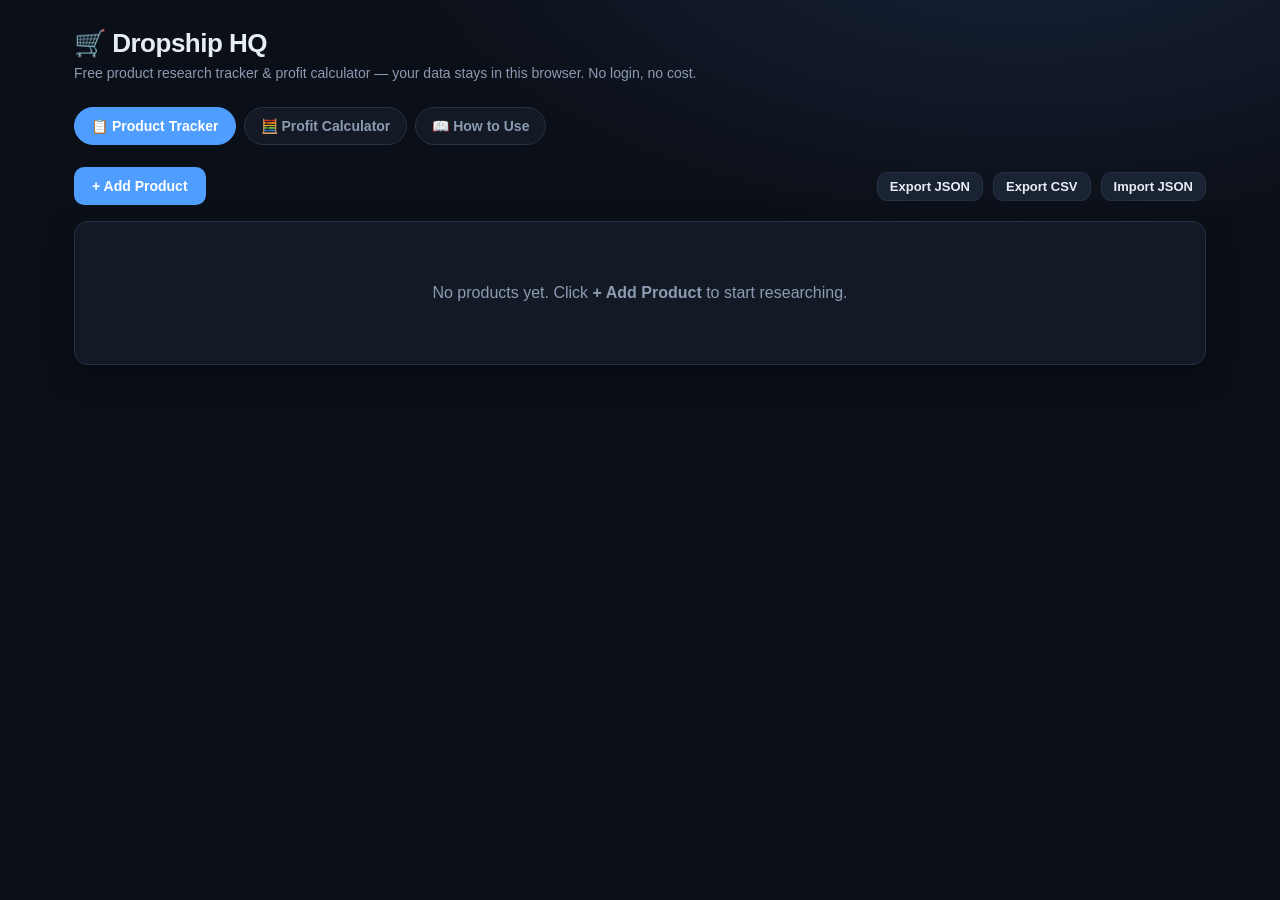
<file: index.html>
<!DOCTYPE html>
<html lang="en">
<head>
<meta charset="UTF-8" />
<meta name="viewport" content="width=device-width, initial-scale=1.0" />
<title>Dropship HQ — Research Tracker & Profit Calculator</title>
<style>
  :root {
    --bg: #0b0f17;
    --panel: #131a26;
    --panel-2: #1a2333;
    --border: #263143;
    --text: #e7edf5;
    --muted: #8c9bb2;
    --accent: #4f9dff;
    --accent-2: #22c55e;
    --danger: #ef4444;
    --warn: #f59e0b;
    --radius: 14px;
    --shadow: 0 10px 30px rgba(0,0,0,.35);
  }
  * { box-sizing: border-box; }
  body {
    margin: 0;
    font-family: -apple-system, BlinkMacSystemFont, "Segoe UI", Roboto, Helvetica, Arial, sans-serif;
    background: radial-gradient(1200px 600px at 80% -10%, #17233a 0%, var(--bg) 55%);
    color: var(--text);
    min-height: 100vh;
  }
  header {
    padding: 28px 24px 8px;
    max-width: 1180px;
    margin: 0 auto;
  }
  h1 { margin: 0; font-size: 26px; letter-spacing: -0.5px; }
  .sub { color: var(--muted); margin-top: 6px; font-size: 14px; }
  .tabs {
    display: flex; gap: 8px; max-width: 1180px; margin: 18px auto 0;
    padding: 0 24px; flex-wrap: wrap;
  }
  .tab {
    background: var(--panel); border: 1px solid var(--border); color: var(--muted);
    padding: 10px 16px; border-radius: 999px; cursor: pointer; font-size: 14px; font-weight: 600;
    transition: .15s;
  }
  .tab:hover { color: var(--text); }
  .tab.active { background: var(--accent); border-color: var(--accent); color: #fff; }
  main { max-width: 1180px; margin: 0 auto; padding: 22px 24px 80px; }
  .view { display: none; }
  .view.active { display: block; }
  .card {
    background: var(--panel); border: 1px solid var(--border); border-radius: var(--radius);
    padding: 22px; box-shadow: var(--shadow);
  }
  .grid { display: grid; gap: 18px; }
  @media (min-width: 860px) { .calc-grid { grid-template-columns: 1fr 1fr; } }
  label { display: block; font-size: 13px; color: var(--muted); margin: 0 0 6px; font-weight: 600; }
  input, select, textarea {
    width: 100%; background: var(--panel-2); border: 1px solid var(--border);
    color: var(--text); border-radius: 10px; padding: 11px 12px; font-size: 15px; outline: none;
  }
  input:focus, select:focus, textarea:focus { border-color: var(--accent); }
  .field { margin-bottom: 14px; }
  .row { display: grid; grid-template-columns: 1fr 1fr; gap: 12px; }
  h2 { font-size: 18px; margin: 0 0 16px; }
  .results { display: grid; gap: 12px; }
  .stat {
    display: flex; justify-content: space-between; align-items: center;
    background: var(--panel-2); border: 1px solid var(--border); border-radius: 12px; padding: 14px 16px;
  }
  .stat .k { color: var(--muted); font-size: 13px; }
  .stat .v { font-size: 20px; font-weight: 700; }
  .verdict { border-radius: 12px; padding: 16px; font-weight: 700; text-align: center; font-size: 16px; }
  .verdict.good { background: rgba(34,197,94,.12); color: var(--accent-2); border: 1px solid rgba(34,197,94,.35); }
  .verdict.ok   { background: rgba(245,158,11,.12); color: var(--warn); border: 1px solid rgba(245,158,11,.35); }
  .verdict.bad  { background: rgba(239,68,68,.12); color: var(--danger); border: 1px solid rgba(239,68,68,.35); }
  .btn {
    background: var(--accent); color: #fff; border: none; padding: 11px 18px; border-radius: 10px;
    font-size: 14px; font-weight: 700; cursor: pointer; transition: .15s;
  }
  .btn:hover { filter: brightness(1.08); }
  .btn.secondary { background: var(--panel-2); border: 1px solid var(--border); color: var(--text); }
  .btn.danger { background: transparent; border: 1px solid var(--danger); color: var(--danger); }
  .btn.sm { padding: 6px 12px; font-size: 13px; }
  .toolbar { display: flex; gap: 10px; flex-wrap: wrap; margin-bottom: 16px; align-items: center; }
  .spacer { flex: 1; }
  table { width: 100%; border-collapse: collapse; font-size: 14px; }
  th, td { text-align: left; padding: 10px 10px; border-bottom: 1px solid var(--border); }
  th { color: var(--muted); font-size: 12px; text-transform: uppercase; letter-spacing: .5px; }
  tr:hover td { background: rgba(255,255,255,.02); }
  .score-badge { font-weight: 800; padding: 4px 10px; border-radius: 999px; font-size: 13px; }
  .pill { font-size: 12px; padding: 3px 9px; border-radius: 999px; border: 1px solid var(--border); color: var(--muted); }
  .link { color: var(--accent); text-decoration: none; }
  .empty { text-align: center; color: var(--muted); padding: 40px 20px; }
  dialog {
    border: 1px solid var(--border); background: var(--panel); color: var(--text);
    border-radius: var(--radius); padding: 0; width: min(560px, 92vw); box-shadow: var(--shadow);
  }
  dialog::backdrop { background: rgba(0,0,0,.6); backdrop-filter: blur(2px); }
  .dlg-head { padding: 18px 22px; border-bottom: 1px solid var(--border); font-weight: 700; font-size: 17px; }
  .dlg-body { padding: 20px 22px; max-height: 70vh; overflow: auto; }
  .dlg-foot { padding: 16px 22px; border-top: 1px solid var(--border); display: flex; gap: 10px; justify-content: flex-end; }
  .hint { font-size: 12px; color: var(--muted); margin-top: 4px; }
  .slider-row { display: grid; grid-template-columns: 1fr 44px; align-items: center; gap: 10px; margin-bottom: 12px; }
  .slider-row .val { text-align: center; font-weight: 700; background: var(--panel-2); border-radius: 8px; padding: 6px 0; }
  input[type=range] { accent-color: var(--accent); }
  .criteria-label { display:flex; justify-content:space-between; }
  .note { font-size: 13px; color: var(--muted); line-height: 1.6; }
  code { background: var(--panel-2); padding: 2px 6px; border-radius: 6px; font-size: 13px; }
</style>
</head>
<body>
<header>
  <h1>🛒 Dropship HQ</h1>
  <div class="sub">Free product research tracker &amp; profit calculator — your data stays in this browser. No login, no cost.</div>
</header>

<div class="tabs">
  <button class="tab active" data-view="tracker">📋 Product Tracker</button>
  <button class="tab" data-view="calc">🧮 Profit Calculator</button>
  <button class="tab" data-view="guide">📖 How to Use</button>
</div>

<main>
  <!-- TRACKER -->
  <section class="view active" id="tracker">
    <div class="toolbar">
      <button class="btn" id="addProduct">+ Add Product</button>
      <span class="spacer"></span>
      <button class="btn secondary sm" id="exportJson">Export JSON</button>
      <button class="btn secondary sm" id="exportCsv">Export CSV</button>
      <label class="btn secondary sm" style="margin:0;cursor:pointer;">Import JSON
        <input type="file" id="importJson" accept="application/json" style="display:none;">
      </label>
    </div>
    <div class="card">
      <table id="productTable">
        <thead>
          <tr>
            <th>Product</th>
            <th>Cost→Sell</th>
            <th>Margin</th>
            <th>Score</th>
            <th>Status</th>
            <th></th>
          </tr>
        </thead>
        <tbody id="productBody"></tbody>
      </table>
      <div class="empty" id="emptyState">No products yet. Click <b>+ Add Product</b> to start researching.</div>
    </div>
  </section>

  <!-- CALCULATOR -->
  <section class="view" id="calc">
    <div class="grid calc-grid">
      <div class="card">
        <h2>Inputs</h2>
        <div class="row">
          <div class="field"><label>Product cost ($)</label><input type="number" id="c_cost" value="8" step="0.01"></div>
          <div class="field"><label>Shipping cost ($)</label><input type="number" id="c_ship" value="0" step="0.01"></div>
        </div>
        <div class="field"><label>Selling price ($)</label><input type="number" id="c_price" value="26" step="0.01"></div>
        <div class="row">
          <div class="field"><label>Payment fees (%)</label><input type="number" id="c_fees" value="3" step="0.1"></div>
          <div class="field"><label>Est. ad cost / sale ($)</label><input type="number" id="c_ad" value="10" step="0.01"></div>
        </div>
        <div class="field"><label>Refund/return rate (%)</label><input type="number" id="c_refund" value="3" step="0.1"></div>
        <div class="hint">Tip: For organic (no-ads) selling, set ad cost to 0. Aim for a selling price of at least 3× your landed cost.</div>
      </div>
      <div class="card">
        <h2>Results</h2>
        <div class="results">
          <div class="verdict" id="c_verdict">—</div>
          <div class="stat"><span class="k">Landed cost (product + shipping)</span><span class="v" id="r_landed">—</span></div>
          <div class="stat"><span class="k">Markup multiple</span><span class="v" id="r_markup">—</span></div>
          <div class="stat"><span class="k">Profit / sale</span><span class="v" id="r_profit">—</span></div>
          <div class="stat"><span class="k">Profit margin</span><span class="v" id="r_margin">—</span></div>
          <div class="stat"><span class="k">Break-even ROAS (for ads)</span><span class="v" id="r_roas">—</span></div>
          <div class="stat"><span class="k">Sales needed for $1,000 profit</span><span class="v" id="r_target">—</span></div>
        </div>
      </div>
    </div>
  </section>

  <!-- GUIDE -->
  <section class="view" id="guide">
    <div class="card note" id="guideContent"></div>
  </section>
</main>

<!-- Product dialog -->
<dialog id="productDialog">
  <form method="dialog">
    <div class="dlg-head" id="dlgTitle">Add Product</div>
    <div class="dlg-body">
      <div class="field"><label>Product name</label><input id="p_name" placeholder="e.g. LED sunset projector lamp"></div>
      <div class="row">
        <div class="field"><label>Landed cost ($)</label><input type="number" id="p_cost" step="0.01" placeholder="8.00"></div>
        <div class="field"><label>Planned sell price ($)</label><input type="number" id="p_price" step="0.01" placeholder="26.00"></div>
      </div>
      <div class="field"><label>Supplier link</label><input id="p_link" placeholder="Supplier product URL"></div>
      <div class="field"><label>Status</label>
        <select id="p_status">
          <option>Researching</option>
          <option>Shortlisted</option>
          <option>Testing</option>
          <option>Winner</option>
          <option>Killed</option>
        </select>
      </div>

      <label style="margin-top:6px;">Scoring (drag each 0–10)</label>
      <div class="hint" style="margin-bottom:10px;">Higher = better. The overall score weights these to predict potential.</div>

      <div class="criteria-label"><label>🤯 Wow / scroll-stopping factor</label></div>
      <div class="slider-row"><input type="range" min="0" max="10" value="5" id="s_wow"><div class="val" id="v_wow">5</div></div>

      <div class="criteria-label"><label>🩹 Solves a real problem</label></div>
      <div class="slider-row"><input type="range" min="0" max="10" value="5" id="s_problem"><div class="val" id="v_problem">5</div></div>

      <div class="criteria-label"><label>💰 Profit margin potential</label></div>
      <div class="slider-row"><input type="range" min="0" max="10" value="5" id="s_margin"><div class="val" id="v_margin">5</div></div>

      <div class="criteria-label"><label>📦 Easy/cheap to ship (small, unbreakable)</label></div>
      <div class="slider-row"><input type="range" min="0" max="10" value="5" id="s_ship"><div class="val" id="v_ship">5</div></div>

      <div class="criteria-label"><label>🚫 Low saturation (not everywhere yet)</label></div>
      <div class="slider-row"><input type="range" min="0" max="10" value="5" id="s_sat"><div class="val" id="v_sat">5</div></div>

      <div class="criteria-label"><label>🏪 Not easily bought in local stores</label></div>
      <div class="slider-row"><input type="range" min="0" max="10" value="5" id="s_local"><div class="val" id="v_local">5</div></div>

      <div class="field" style="margin-top:8px;"><label>Notes</label><textarea id="p_notes" rows="3" placeholder="Angle, target audience, content idea, competitors..."></textarea></div>
    </div>
    <div class="dlg-foot">
      <button class="btn danger" value="cancel" type="submit">Cancel</button>
      <button class="btn" id="saveProduct" value="default" type="submit">Save</button>
    </div>
  </form>
</dialog>

<script>
const $ = (id) => document.getElementById(id);
const STORE_KEY = "dropship_hq_products_v1";

/* ---------- Tabs ---------- */
document.querySelectorAll(".tab").forEach(t => {
  t.addEventListener("click", () => {
    document.querySelectorAll(".tab").forEach(x => x.classList.remove("active"));
    document.querySelectorAll(".view").forEach(x => x.classList.remove("active"));
    t.classList.add("active");
    $(t.dataset.view).classList.add("active");
  });
});

/* ---------- Profit Calculator ---------- */
const calcInputs = ["c_cost","c_ship","c_price","c_fees","c_ad","c_refund"];
function money(n){ return (n<0?"-$":"$") + Math.abs(n).toFixed(2); }
function recalc(){
  const cost = +$("c_cost").value || 0;
  const ship = +$("c_ship").value || 0;
  const price = +$("c_price").value || 0;
  const fees = (+$("c_fees").value || 0)/100;
  const ad = +$("c_ad").value || 0;
  const refund = (+$("c_refund").value || 0)/100;

  const landed = cost + ship;
  const feeCost = price * fees;
  const refundCost = price * refund; // amortized loss from refunds
  const profit = price - landed - feeCost - ad - refundCost;
  const margin = price ? (profit / price) * 100 : 0;
  const markup = landed ? price / landed : 0;
  // Break-even ROAS = revenue / gross profit before ad spend
  const grossBeforeAds = price - landed - feeCost - refundCost;
  const beRoas = grossBeforeAds > 0 ? price / grossBeforeAds : 0;
  const salesFor1000 = profit > 0 ? Math.ceil(1000 / profit) : 0;

  $("r_landed").textContent = money(landed);
  $("r_markup").textContent = markup ? markup.toFixed(2) + "×" : "—";
  $("r_profit").textContent = money(profit);
  $("r_margin").textContent = margin.toFixed(1) + "%";
  $("r_roas").textContent = beRoas ? beRoas.toFixed(2) : "—";
  $("r_target").textContent = salesFor1000 ? salesFor1000.toLocaleString() : "not profitable";

  const v = $("c_verdict");
  if (profit <= 0) { v.className = "verdict bad"; v.textContent = "❌ Loses money — rework price or product"; }
  else if (markup >= 3 && margin >= 25) { v.className = "verdict good"; v.textContent = "✅ Strong economics — worth testing"; }
  else { v.className = "verdict ok"; v.textContent = "⚠️ Thin margins — push price up or cut costs"; }
}
calcInputs.forEach(id => $(id).addEventListener("input", recalc));
recalc();

/* ---------- Product Tracker ---------- */
let products = JSON.parse(localStorage.getItem(STORE_KEY) || "[]");
let editingId = null;

const WEIGHTS = { wow:2, problem:2, margin:2, ship:1.5, sat:1.5, local:1 }; // total 10
function overallScore(p){
  const max = Object.values(WEIGHTS).reduce((a,b)=>a+b,0)*10;
  let sum = 0;
  for (const k in WEIGHTS) sum += (p.scores[k]||0) * WEIGHTS[k];
  return Math.round((sum / max) * 100); // 0-100
}
function scoreColor(s){
  if (s >= 70) return "background:rgba(34,197,94,.15);color:#22c55e;";
  if (s >= 45) return "background:rgba(245,158,11,.15);color:#f59e0b;";
  return "background:rgba(239,68,68,.15);color:#ef4444;";
}
function statusColor(s){
  const map = { Winner:"#22c55e", Testing:"#4f9dff", Shortlisted:"#a78bfa", Researching:"#8c9bb2", Killed:"#ef4444" };
  return map[s] || "#8c9bb2";
}
function save(){ localStorage.setItem(STORE_KEY, JSON.stringify(products)); render(); }

function render(){
  const body = $("productBody");
  body.innerHTML = "";
  const sorted = [...products].sort((a,b)=>overallScore(b)-overallScore(a));
  $("emptyState").style.display = products.length ? "none" : "block";
  $("productTable").style.display = products.length ? "table" : "none";
  sorted.forEach(p => {
    const s = overallScore(p);
    const margin = p.price ? (((p.price - p.cost) / p.price) * 100).toFixed(0)+"%" : "—";
    const tr = document.createElement("tr");
    tr.innerHTML = `
      <td>
        <div style="font-weight:600;">${escapeHtml(p.name || "Untitled")}</div>
        ${p.link ? `<a class="link" href="${escapeAttr(p.link)}" target="_blank" rel="noopener">supplier ↗</a>` : ""}
      </td>
      <td>${p.cost!=null?"$"+(+p.cost).toFixed(2):"—"} → ${p.price!=null?"$"+(+p.price).toFixed(2):"—"}</td>
      <td>${margin}</td>
      <td><span class="score-badge" style="${scoreColor(s)}">${s}</span></td>
      <td><span class="pill" style="border-color:${statusColor(p.status)};color:${statusColor(p.status)}">${p.status}</span></td>
      <td style="text-align:right;white-space:nowrap;">
        <button class="btn secondary sm" data-edit="${p.id}">Edit</button>
        <button class="btn danger sm" data-del="${p.id}">✕</button>
      </td>`;
    body.appendChild(tr);
  });
  body.querySelectorAll("[data-edit]").forEach(b => b.onclick = () => openDialog(b.dataset.edit));
  body.querySelectorAll("[data-del]").forEach(b => b.onclick = () => {
    if (confirm("Delete this product?")) { products = products.filter(x=>x.id!=b.dataset.del); save(); }
  });
}
function escapeHtml(s){ return (s||"").replace(/[&<>]/g, c=>({ "&":"&amp;","<":"&lt;",">":"&gt;" }[c])); }
function escapeAttr(s){ return (s||"").replace(/"/g,"&quot;"); }

/* ----- Dialog ----- */
const dlg = $("productDialog");
const sliders = ["wow","problem","margin","ship","sat","local"];
sliders.forEach(k => {
  $("s_"+k).addEventListener("input", e => $("v_"+k).textContent = e.target.value);
});

function openDialog(id){
  editingId = id || null;
  $("dlgTitle").textContent = id ? "Edit Product" : "Add Product";
  const p = id ? products.find(x=>x.id==id) : null;
  $("p_name").value = p?.name || "";
  $("p_cost").value = p?.cost ?? "";
  $("p_price").value = p?.price ?? "";
  $("p_link").value = p?.link || "";
  $("p_status").value = p?.status || "Researching";
  $("p_notes").value = p?.notes || "";
  sliders.forEach(k => {
    const val = p?.scores?.[k] ?? 5;
    $("s_"+k).value = val; $("v_"+k).textContent = val;
  });
  dlg.showModal();
}

$("addProduct").onclick = () => openDialog(null);

$("saveProduct").addEventListener("click", (e) => {
  // Let form close naturally; save if not cancel
  const data = {
    id: editingId || (Date.now()+"-"+Math.random().toString(36).slice(2,7)),
    name: $("p_name").value.trim(),
    cost: $("p_cost").value === "" ? null : +$("p_cost").value,
    price: $("p_price").value === "" ? null : +$("p_price").value,
    link: $("p_link").value.trim(),
    status: $("p_status").value,
    notes: $("p_notes").value.trim(),
    scores: Object.fromEntries(sliders.map(k => [k, +$("s_"+k).value]))
  };
  if (!data.name) { data.name = "Untitled"; }
  if (editingId) products = products.map(x => x.id==editingId ? data : x);
  else products.push(data);
  setTimeout(save, 0);
});

/* ----- Import / Export ----- */
$("exportJson").onclick = () => download("dropship-products.json", JSON.stringify(products, null, 2));
$("exportCsv").onclick = () => {
  const cols = ["name","cost","price","status","link","notes","wow","problem","margin","ship","sat","local","score"];
  const rows = products.map(p => [
    p.name, p.cost, p.price, p.status, p.link, (p.notes||"").replace(/\n/g," "),
    p.scores.wow, p.scores.problem, p.scores.margin, p.scores.ship, p.scores.sat, p.scores.local,
    overallScore(p)
  ]);
  const csv = [cols, ...rows].map(r => r.map(csvCell).join(",")).join("\n");
  download("dropship-products.csv", csv);
};
function csvCell(v){ v = v==null?"":String(v); return /[",\n]/.test(v) ? '"'+v.replace(/"/g,'""')+'"' : v; }
function download(name, text){
  const blob = new Blob([text], {type:"text/plain"});
  const a = document.createElement("a");
  a.href = URL.createObjectURL(blob); a.download = name; a.click();
  URL.revokeObjectURL(a.href);
}
$("importJson").addEventListener("change", (e) => {
  const file = e.target.files[0]; if (!file) return;
  const reader = new FileReader();
  reader.onload = () => {
    try {
      const data = JSON.parse(reader.result);
      if (Array.isArray(data)) { products = data; save(); alert("Imported "+data.length+" products."); }
    } catch { alert("Invalid JSON file."); }
  };
  reader.readAsText(file);
});

/* ---------- Guide content ---------- */
$("guideContent").innerHTML = `
  <h2>Your no-budget playbook</h2>
  <p>You have <b>no ad budget</b>, so your strategy is <b>organic content-first selling</b>: you risk time, not money. Post short videos (TikTok/Reels/YouTube Shorts) of the product until one goes viral, then convert that attention into sales.</p>
  <h2>How to use this tool</h2>
  <ol style="line-height:1.9">
    <li><b>Find candidate products</b> — browse TikTok's <code>#tiktokmademebuyit</code>, AliExpress "best sellers", Amazon Movers &amp; Shakers. Look for products that are visual, solve a problem, and aren't in local shops.</li>
    <li><b>Add each to the Tracker</b> and score it honestly on the 6 criteria. The tool ranks them 0–100 for you.</li>
    <li><b>Check the Profit Calculator</b> — a product should sell for <b>at least 3× its landed cost</b> and clear <b>25%+ margin</b>. For organic, set ad cost to $0.</li>
    <li><b>Pick your top 1–3 scorers</b>, mark them <i>Testing</i>, and start posting content daily.</li>
    <li><b>Kill fast, double down faster</b> — if content gets zero traction after ~10–15 posts, mark it <i>Killed</i> and move on. When one hits, mark it <i>Winner</i> and go all-in.</li>
  </ol>
  <h2>The 6 scoring criteria</h2>
  <ul style="line-height:1.9">
    <li><b>Wow factor</b> — does it stop the scroll in the first 2 seconds?</li>
    <li><b>Solves a problem</b> — pain-point products sell themselves.</li>
    <li><b>Margin potential</b> — room for 3×+ markup.</li>
    <li><b>Easy to ship</b> — small, light, unbreakable = fewer refunds.</li>
    <li><b>Low saturation</b> — not already sold by 500 other stores.</li>
    <li><b>Not in local stores</b> — if people can grab it at Walmart, they won't order online.</li>
  </ul>
  <p style="color:#8c9bb2">Your data is saved only in this browser (localStorage). Use <b>Export JSON</b> to back it up.</p>
`;

render();
</script>
</body>
</html>
</file>
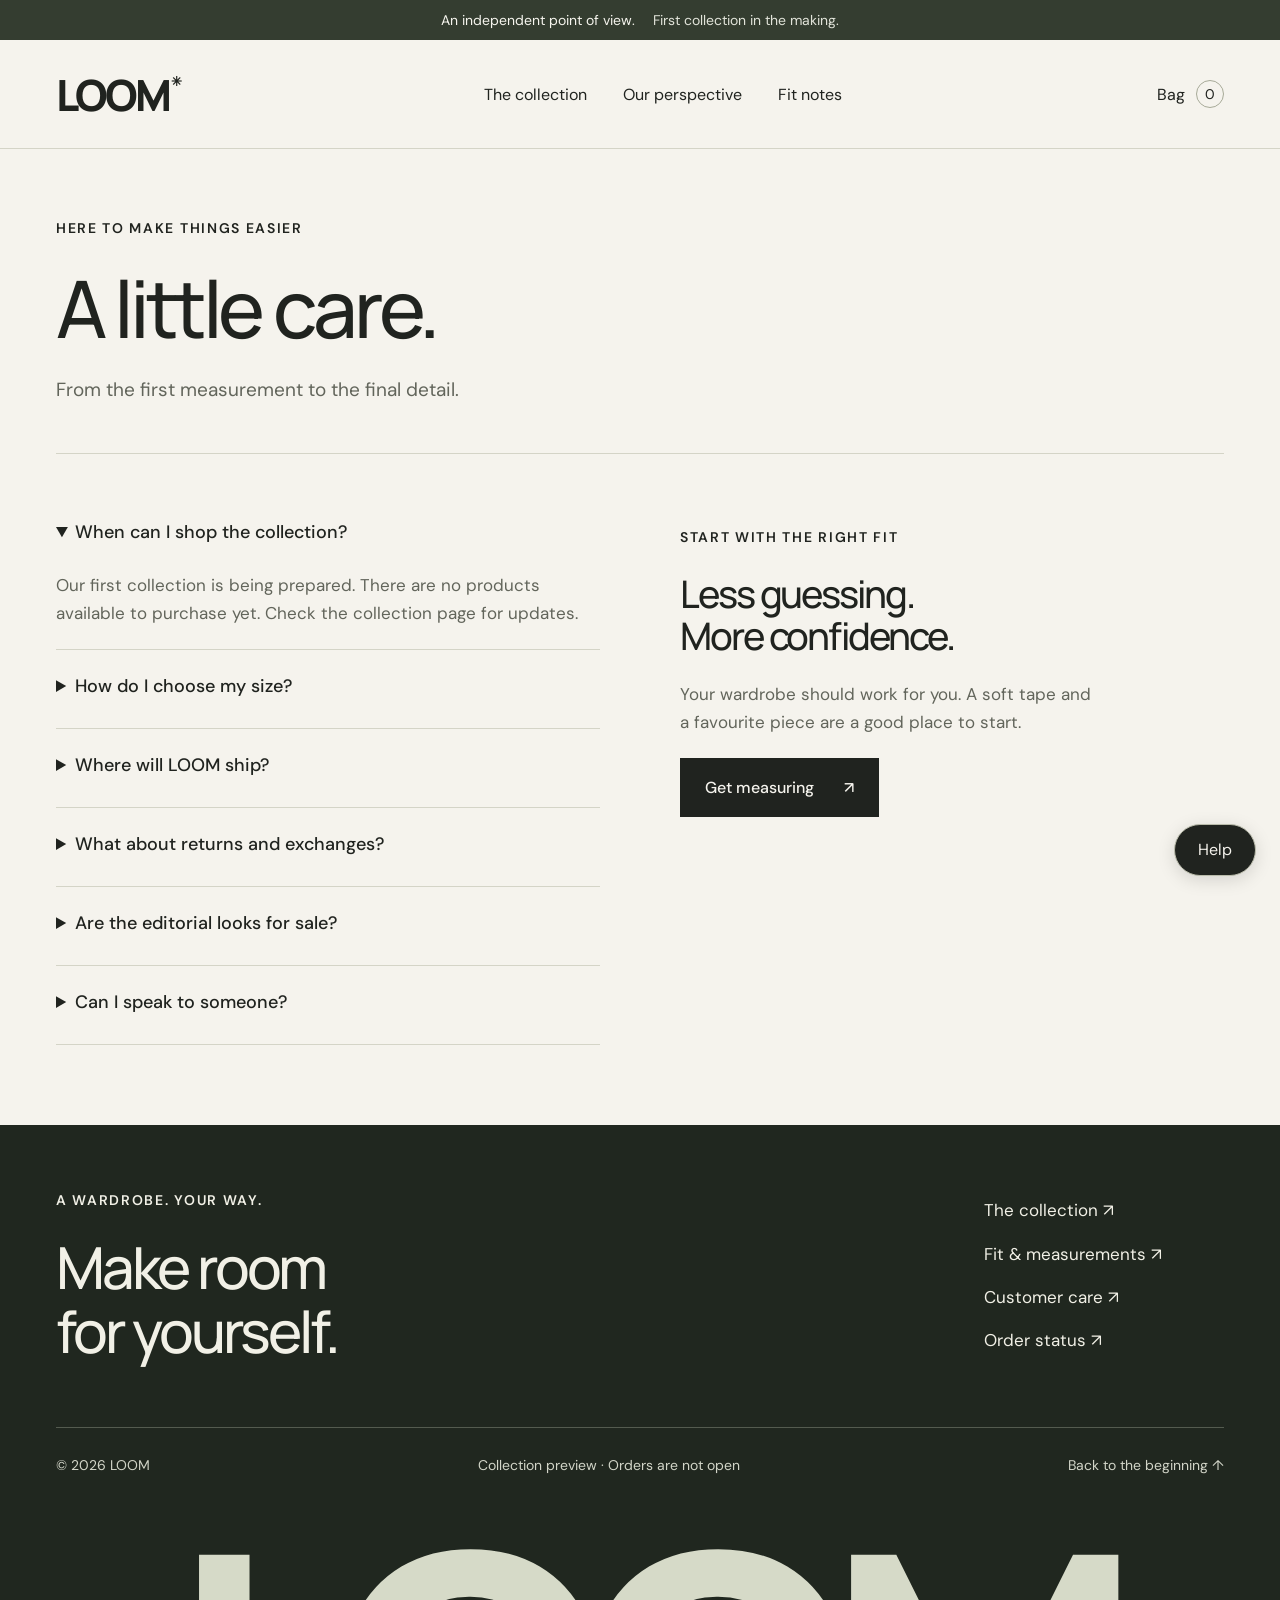
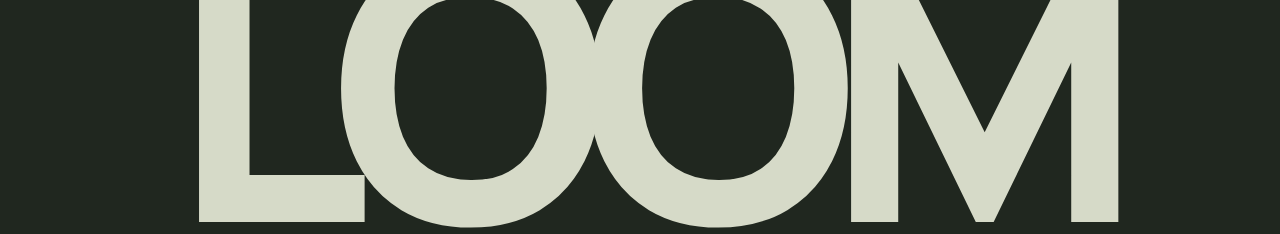
<file: clothing/care.html>
<!DOCTYPE html>
<html lang="en">
<head>
<meta charset="UTF-8">
<meta name="viewport" content="width=device-width, initial-scale=1">
<meta name="description" content="LOOM. An independent perspective on everyday style. Explore the first collection preview and find your fit.">
<meta name="theme-color" content="#f5f3ed">
<title>Customer care — LOOM</title>
<link rel="stylesheet" href="css/styles.css">
<script src="js/shell.js" defer></script>
<script src="js/config.js" defer></script>
<script src="js/products.js" defer></script>
<script src="js/cart.js" defer></script>
<script src="js/app.js" defer></script>
</head>
<body><div data-header></div><main id="main"><section class="wrap"><div class="page-title"><p class="eyebrow">Here to make things easier</p><h1>A little care.</h1><p>From the first measurement to the final detail.</p></div><div class="guide-layout"><div class="faq"><details open><summary>When can I shop the collection?</summary><p>Our first collection is being prepared. There are no products available to purchase yet. Check the collection page for updates.</p></details><details><summary>How do I choose my size?</summary><p>Start with your chest and waist measurements, then compare with the individual product size chart when available.</p><a class="text-link" href="fit.html">Open fit notes ↗</a></details><details><summary>Where will LOOM ship?</summary><p>Delivery destinations, charges and time estimates will be confirmed before orders open. We are not currently accepting orders.</p></details><details><summary>What about returns and exchanges?</summary><p>The return and exchange policy will be published before checkout becomes available, including time limits, costs and how to get help.</p></details><details><summary>Are the editorial looks for sale?</summary><p>The photographs in our style stories are inspiration. Products for sale will have their own verified photographs, details and size information.</p></details><details><summary>Can I speak to someone?</summary><p>A customer contact channel will be available before launch. The Help button currently offers automated answers to common preview questions.</p></details></div><div class="care-aside"><p class="eyebrow">Start with the right fit</p><h2>Less guessing.<br>More confidence.</h2><p>Your wardrobe should work for you. A soft tape and a favourite piece are a good place to start.</p><a class="btn btn-primary" href="fit.html">Get measuring <span>↗</span></a></div></div></section>
</main><div data-footer></div></body>
</html>
</file>
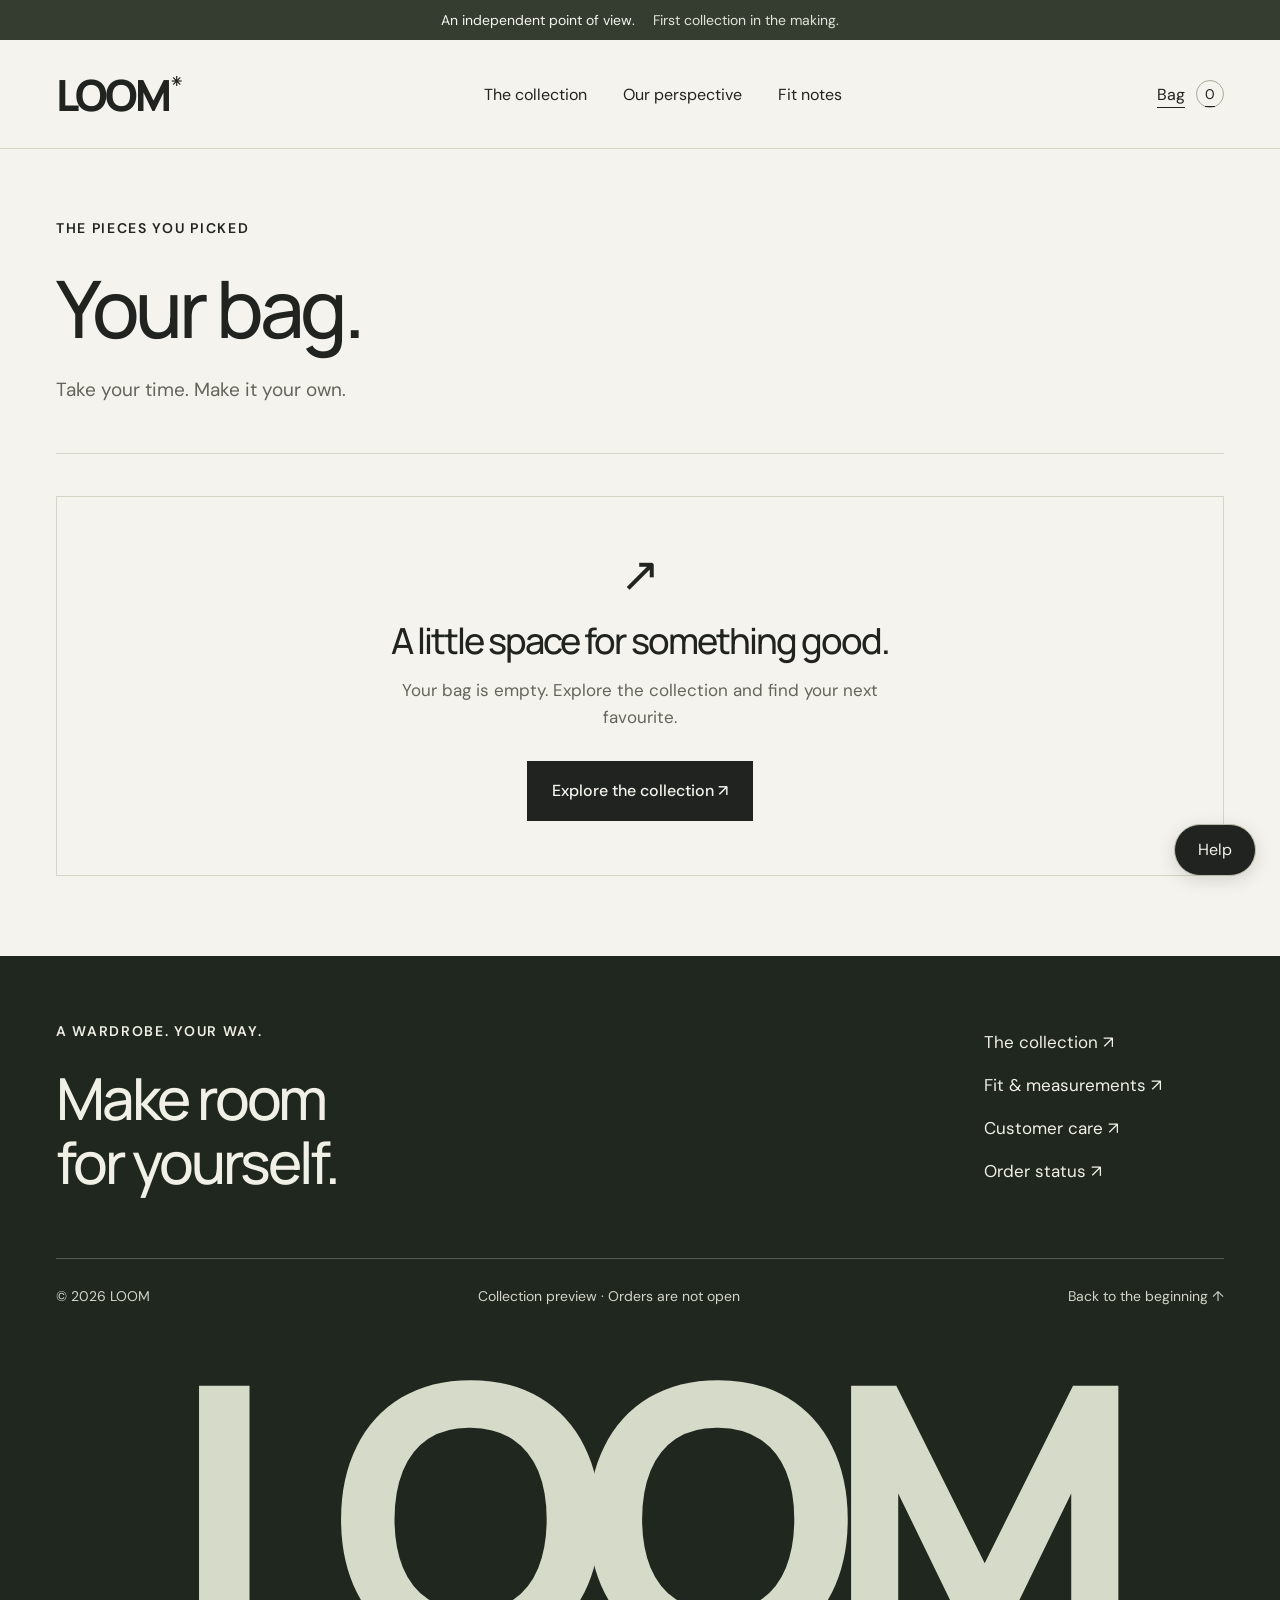
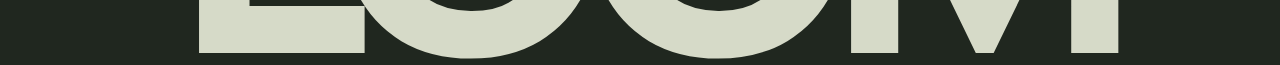
<file: clothing/cart.html>
<!DOCTYPE html>
<html lang="en">
<head>
<meta charset="UTF-8">
<meta name="viewport" content="width=device-width, initial-scale=1">
<meta name="description" content="LOOM. An independent perspective on everyday style. Explore the first collection preview and find your fit.">
<meta name="theme-color" content="#f5f3ed">
<title>Your bag — LOOM</title>
<link rel="stylesheet" href="css/styles.css">
<script src="js/shell.js" defer></script>
<script src="js/config.js" defer></script>
<script src="js/products.js" defer></script>
<script src="js/cart.js" defer></script>
<script src="js/app.js" defer></script>
</head>
<body><div data-header></div><main id="main"><section class="wrap"><div class="page-title"><p class="eyebrow">The pieces you picked</p><h1>Your bag.</h1><p>Take your time. Make it your own.</p></div><div class="cart-layout"><div id="cart-lines"></div><aside class="summary" id="cart-summary"><h2>Bag summary</h2><div class="summary-row"><span>Subtotal</span><span id="sum-sub"></span></div><div class="summary-row"><span>Shipping</span><span id="sum-ship"></span></div><div class="summary-row total"><span>Total</span><span id="sum-total"></span></div><p class="note">The collection is in preview. Checkout and orders are not available yet.</p><button class="btn btn-primary btn-block" disabled>Checkout opens with the collection</button><a class="text-link" href="shop.html">Continue exploring ↗</a></aside></div></section>
</main><div data-footer></div></body>
</html>
</file>
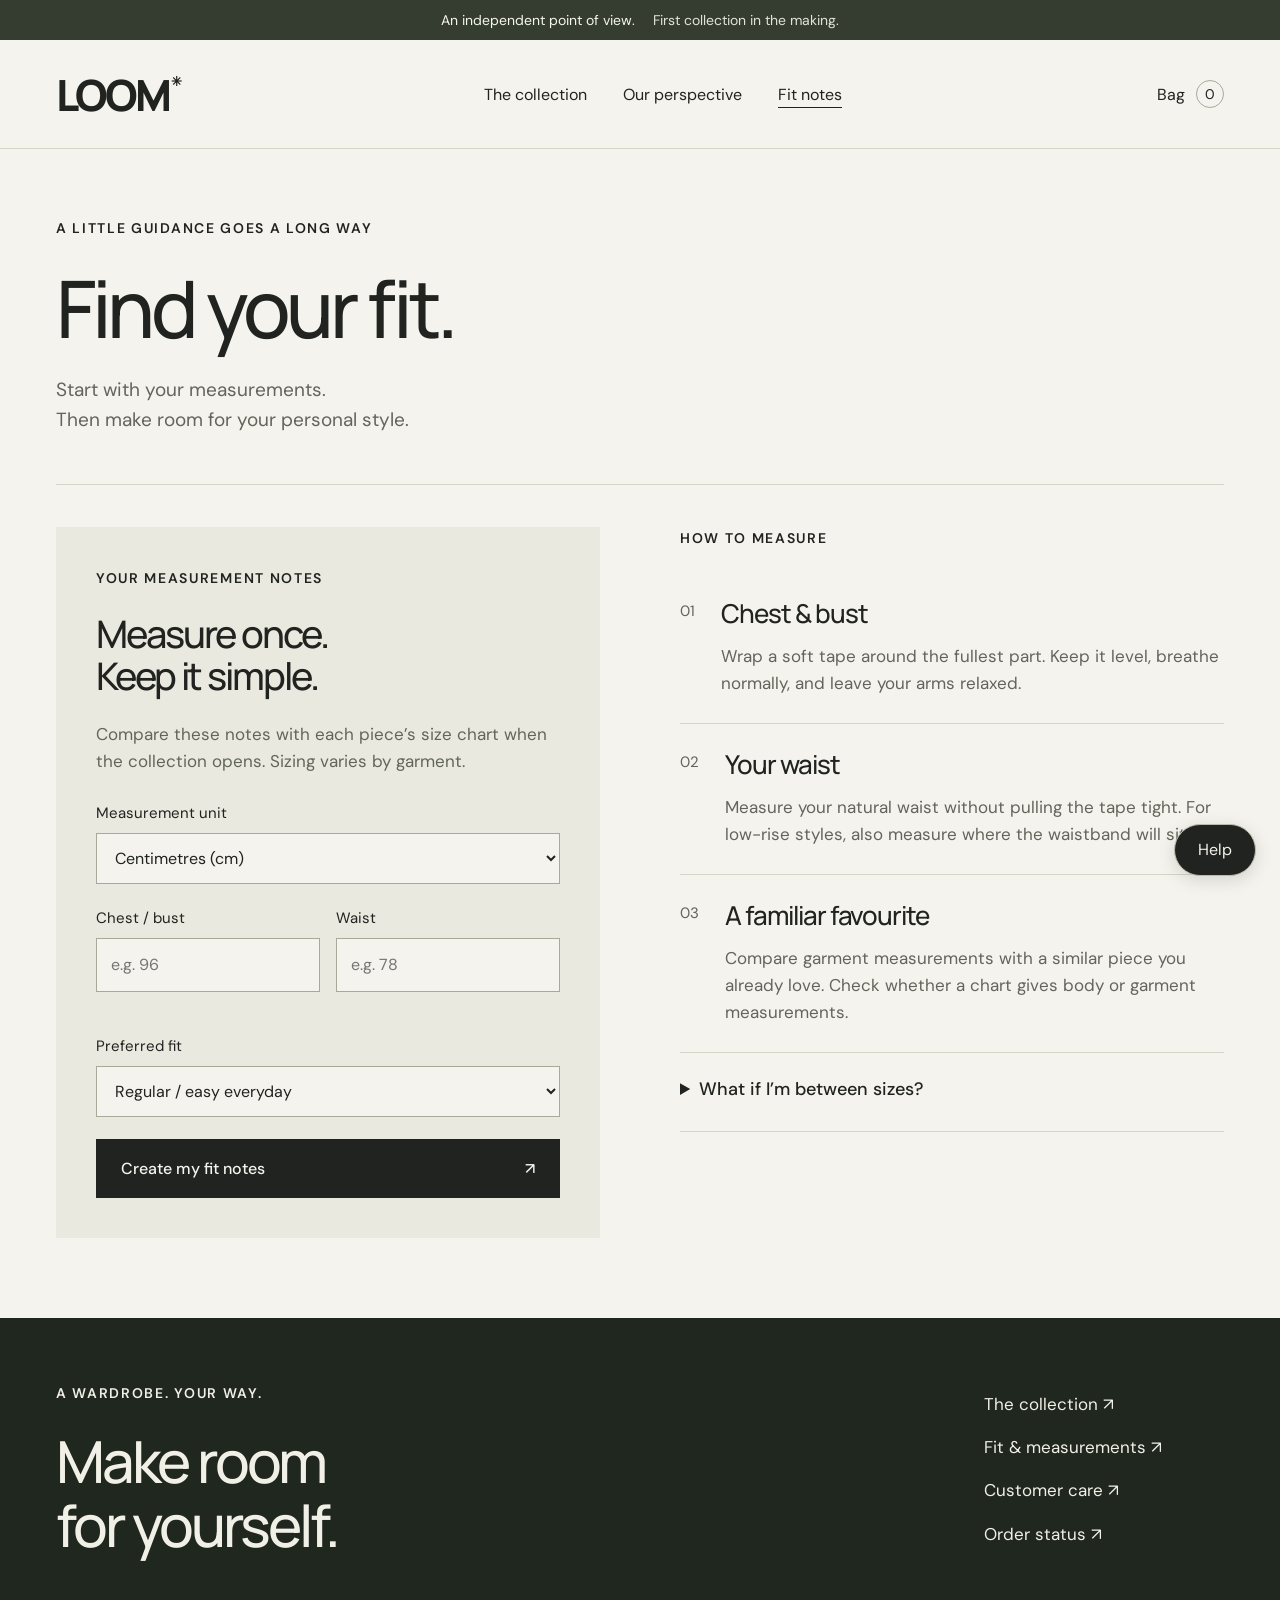
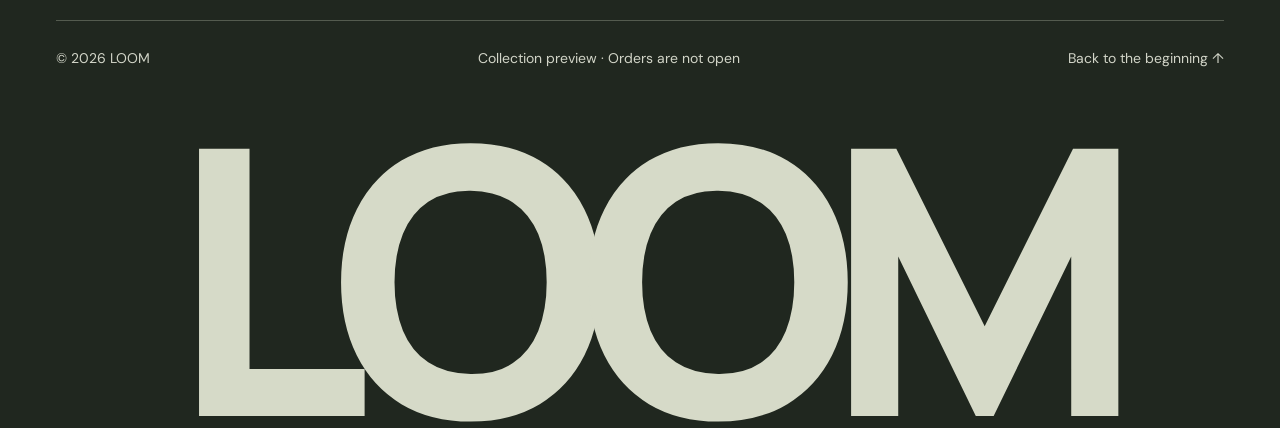
<file: clothing/fit.html>
<!DOCTYPE html>
<html lang="en">
<head>
<meta charset="UTF-8">
<meta name="viewport" content="width=device-width, initial-scale=1">
<meta name="description" content="LOOM. An independent perspective on everyday style. Explore the first collection preview and find your fit.">
<meta name="theme-color" content="#f5f3ed">
<title>Fit notes — LOOM</title>
<link rel="stylesheet" href="css/styles.css">
<script src="js/shell.js" defer></script>
<script src="js/config.js" defer></script>
<script src="js/products.js" defer></script>
<script src="js/cart.js" defer></script>
<script src="js/app.js" defer></script>
</head>
<body><div data-header></div><main id="main"><section class="wrap"><div class="page-title"><p class="eyebrow">A little guidance goes a long way</p><h1>Find your fit.</h1><p>Start with your measurements.<br>Then make room for your personal style.</p></div><div class="guide-layout"><div class="measurement-card"><p class="eyebrow">Your measurement notes</p><h2>Measure once.<br>Keep it simple.</h2><p>Compare these notes with each piece’s size chart when the collection opens. Sizing varies by garment.</p><form id="fit-form" class="form-grid"><label>Measurement unit<select id="fit-unit"><option value="cm">Centimetres (cm)</option><option value="in">Inches (in)</option></select></label><div class="select-row"><label>Chest / bust<input id="fit-chest" type="number" min="1" max="300" step="0.1" required placeholder="e.g. 96"></label><label>Waist<input id="fit-waist" type="number" min="1" max="300" step="0.1" required placeholder="e.g. 78"></label></div><label>Preferred fit<select id="fit-vibe"><option value="Regular">Regular / easy everyday</option><option value="Relaxed">Relaxed / a little extra room</option><option value="Close">Close / follows your shape</option></select></label><button class="btn btn-primary" type="submit">Create my fit notes <span>↗</span></button></form><div id="fit-out" class="fit-callout" hidden aria-live="polite"></div></div>
<div class="measure-guide"><p class="eyebrow">How to measure</p><article><span>01</span><div><h3>Chest & bust</h3><p>Wrap a soft tape around the fullest part. Keep it level, breathe normally, and leave your arms relaxed.</p></div></article><article><span>02</span><div><h3>Your waist</h3><p>Measure your natural waist without pulling the tape tight. For low-rise styles, also measure where the waistband will sit.</p></div></article><article><span>03</span><div><h3>A familiar favourite</h3><p>Compare garment measurements with a similar piece you already love. Check whether a chart gives body or garment measurements.</p></div></article><details><summary>What if I’m between sizes?</summary><p>Check the garment’s measurements, stretch and intended fit. There is no universal rule to size up or down.</p></details></div></div></section>
</main><div data-footer></div></body>
</html>
</file>
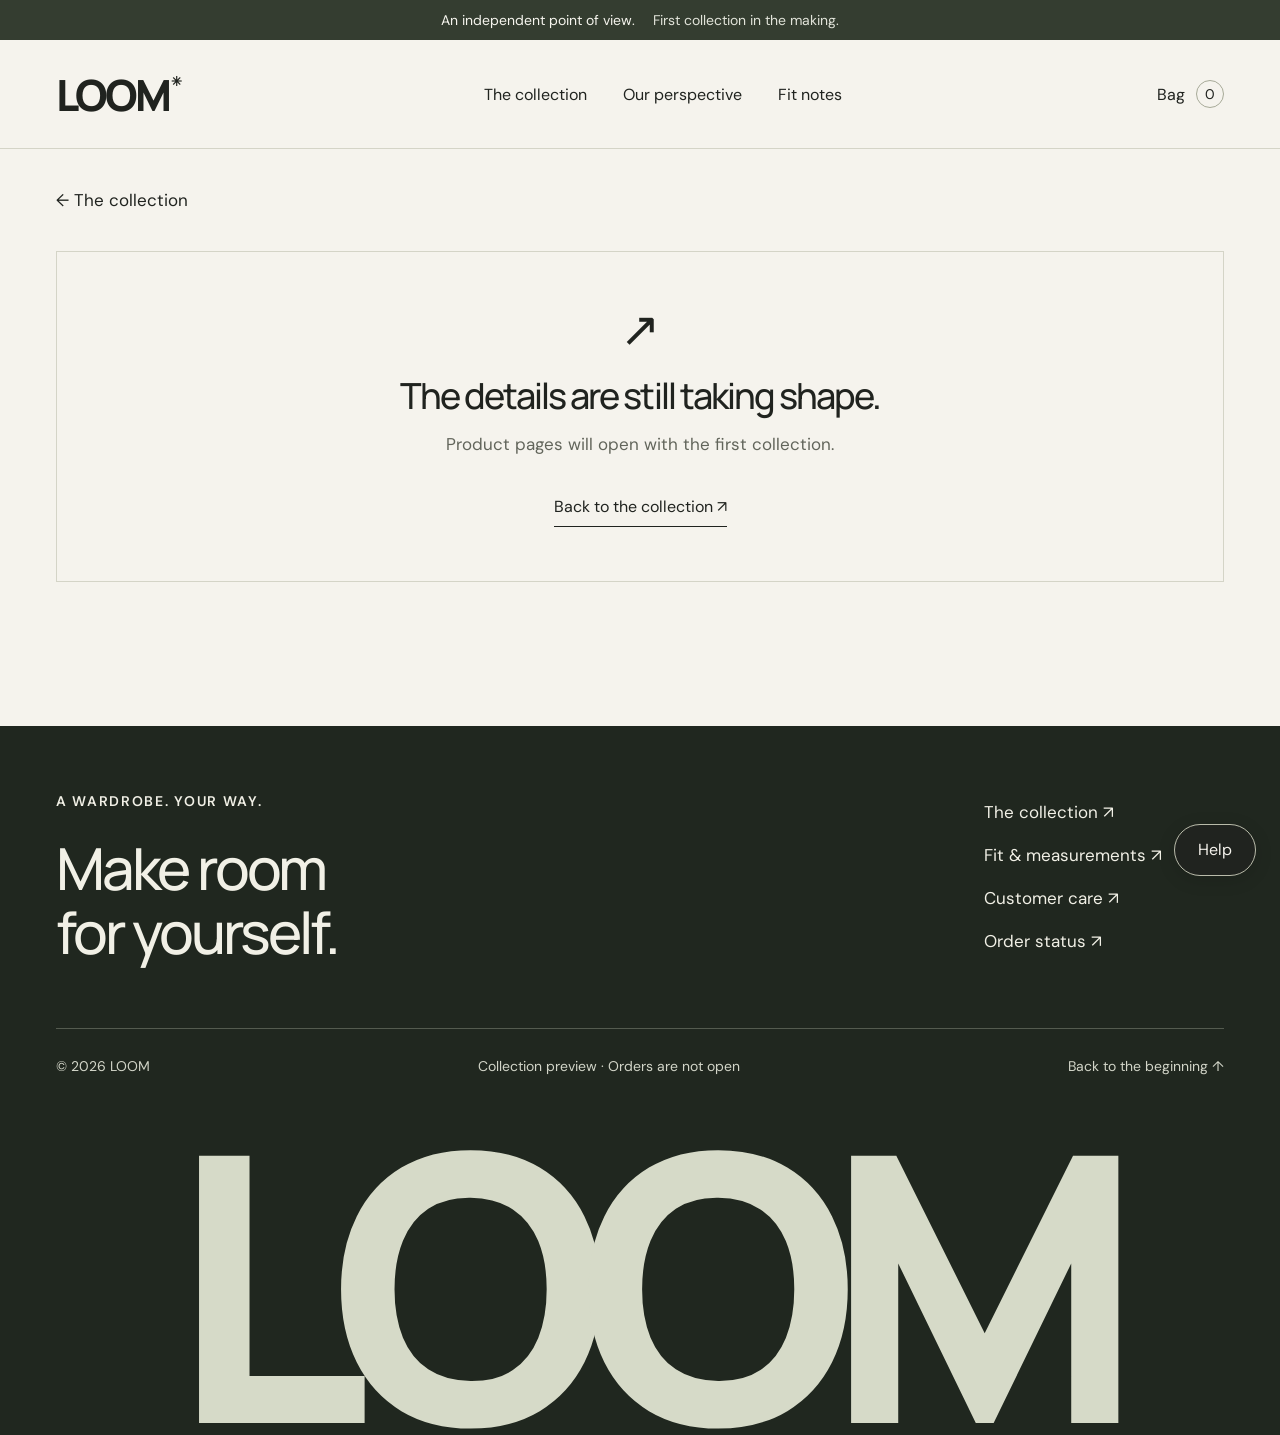
<file: clothing/product.html>
<!DOCTYPE html>
<html lang="en">
<head>
<meta charset="UTF-8">
<meta name="viewport" content="width=device-width, initial-scale=1">
<meta name="description" content="LOOM. An independent perspective on everyday style. Explore the first collection preview and find your fit.">
<meta name="theme-color" content="#f5f3ed">
<title>The details — LOOM</title>
<link rel="stylesheet" href="css/styles.css">
<script src="js/shell.js" defer></script>
<script src="js/config.js" defer></script>
<script src="js/products.js" defer></script>
<script src="js/cart.js" defer></script>
<script src="js/app.js" defer></script>
</head>
<body><div data-header></div><main id="main"><div class="wrap"><a class="back-link" href="shop.html">← The collection</a><div class="pdp" id="pdp"></div></div>
</main><div data-footer></div></body>
</html>
</file>
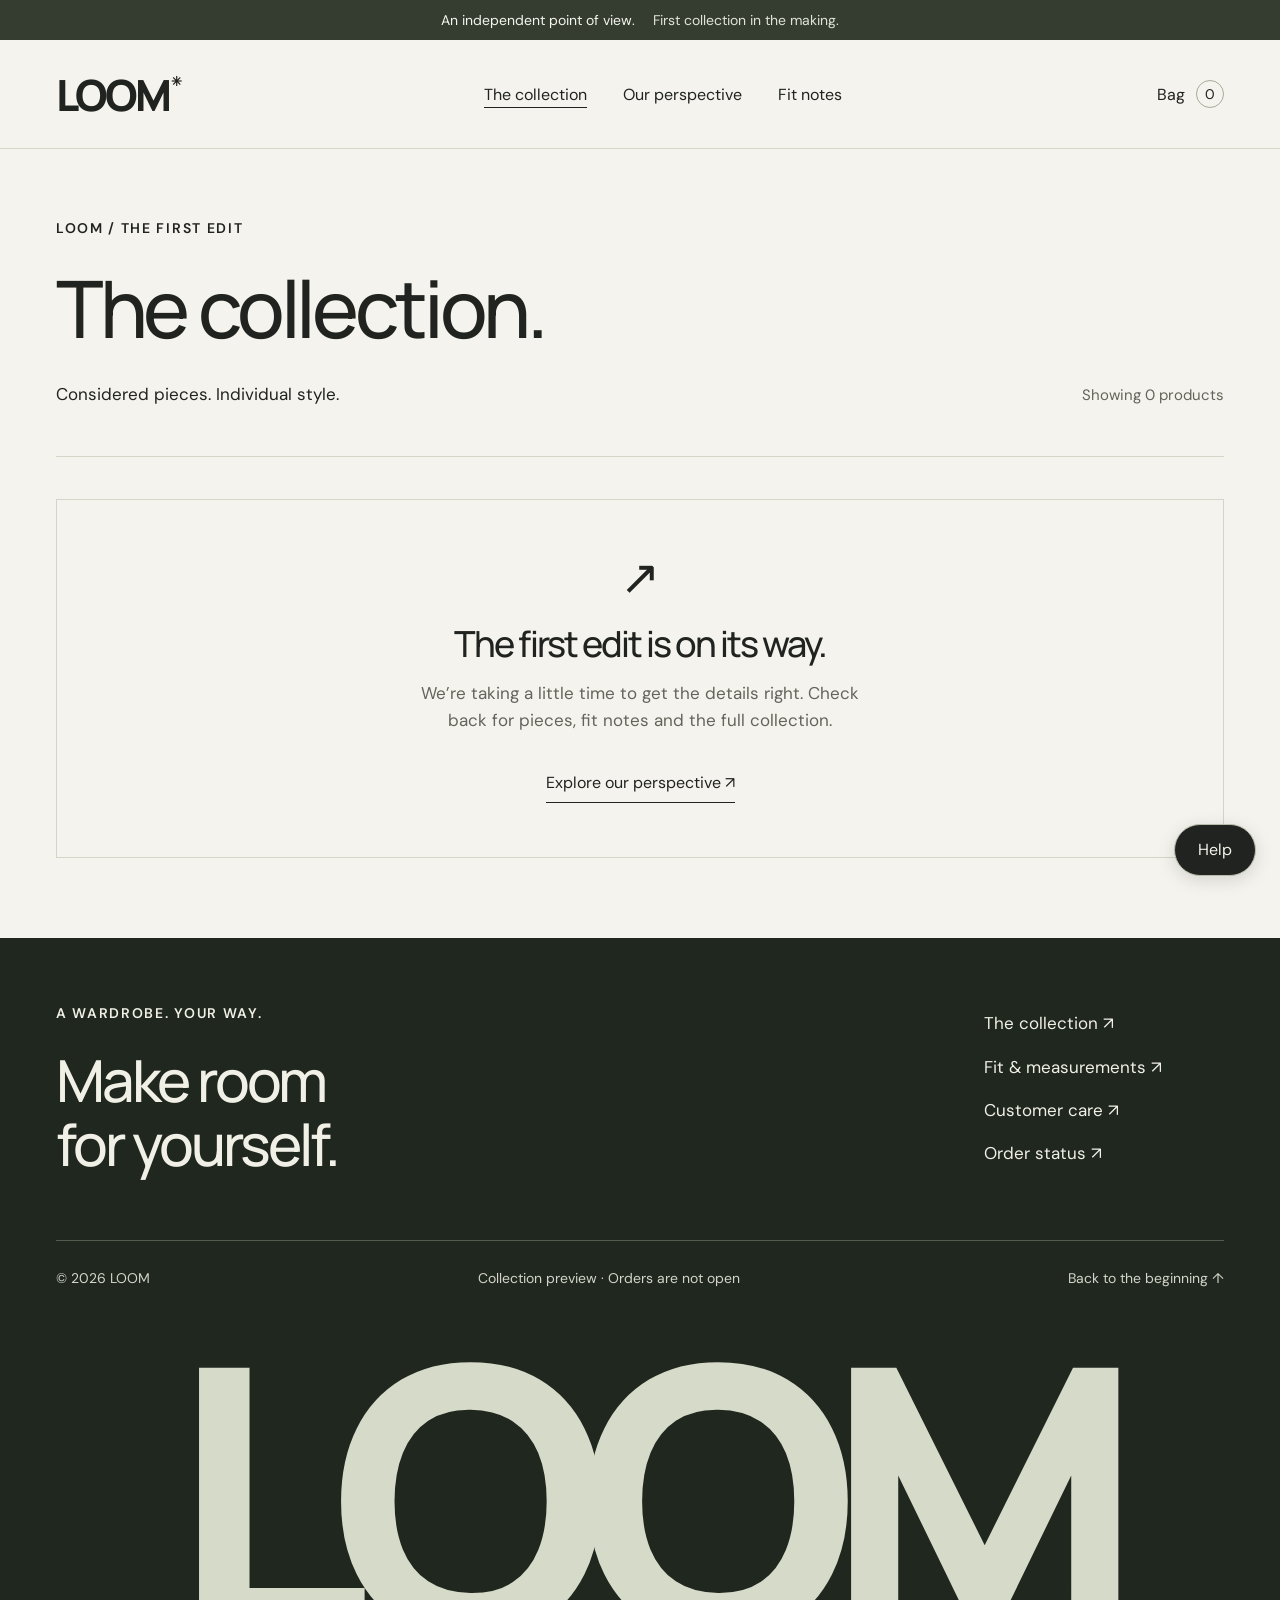
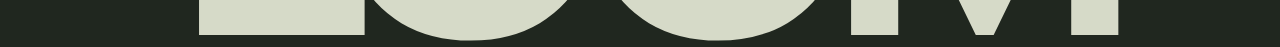
<file: clothing/shop.html>
<!DOCTYPE html>
<html lang="en">
<head>
<meta charset="UTF-8">
<meta name="viewport" content="width=device-width, initial-scale=1">
<meta name="description" content="LOOM. An independent perspective on everyday style. Explore the first collection preview and find your fit.">
<meta name="theme-color" content="#f5f3ed">
<title>The collection — LOOM</title>
<link rel="stylesheet" href="css/styles.css">
<script src="js/shell.js" defer></script>
<script src="js/config.js" defer></script>
<script src="js/products.js" defer></script>
<script src="js/cart.js" defer></script>
<script src="js/app.js" defer></script>
</head>
<body><div data-header></div><main id="main"><section class="wrap"><div class="page-title collection-head"><p class="eyebrow">LOOM / The first edit</p><h1 id="collection-title">The collection.</h1><div class="collection-intro"><p>Considered pieces. Individual style.</p><span id="result-count" class="note" aria-live="polite">0 pieces</span></div></div><div class="filters" id="shop-filters" aria-label="Collection filters"></div><div class="grid" id="shop-grid"></div></section>
</main><div data-footer></div></body>
</html>
</file>
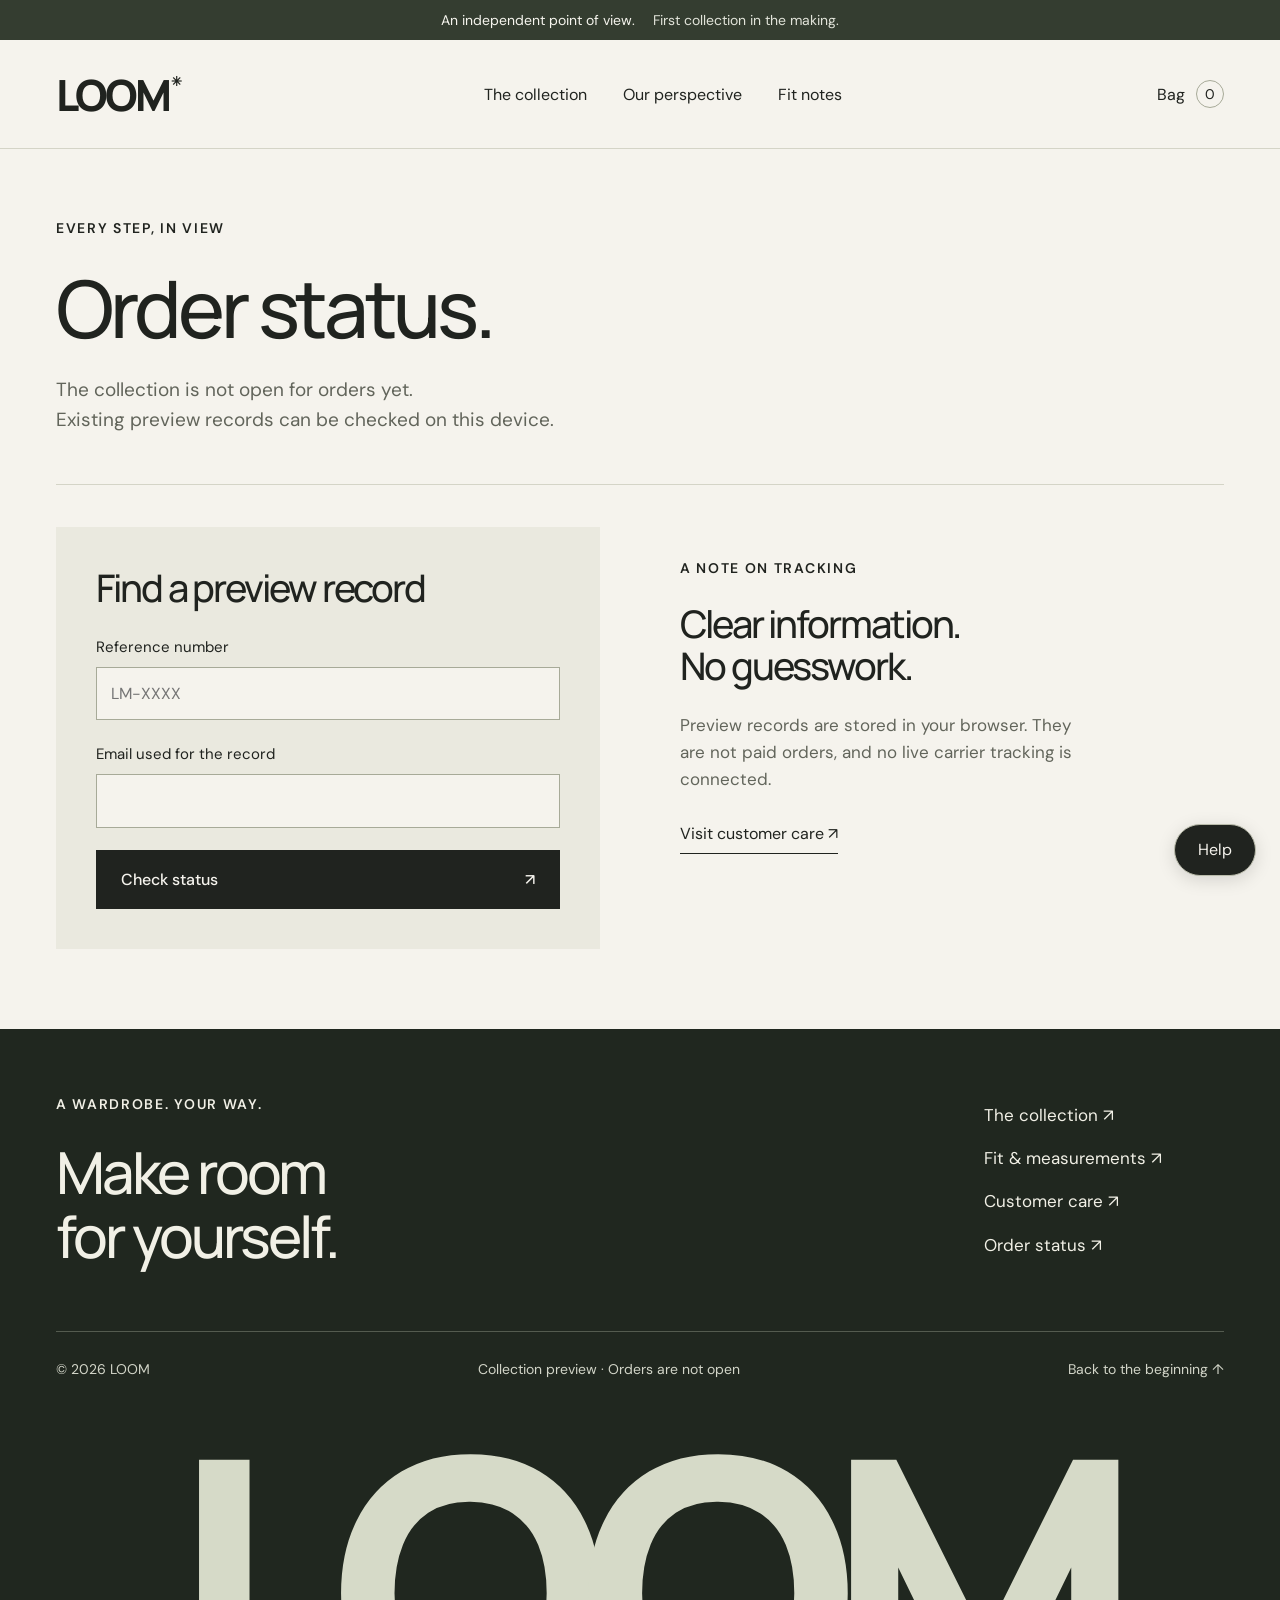
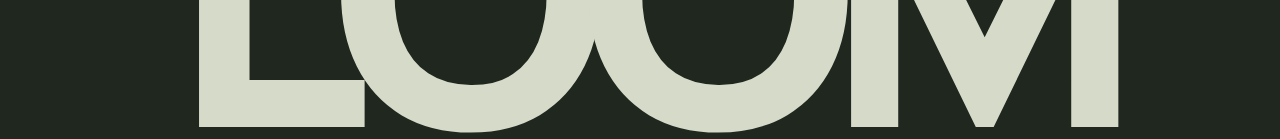
<file: clothing/track.html>
<!DOCTYPE html>
<html lang="en">
<head>
<meta charset="UTF-8">
<meta name="viewport" content="width=device-width, initial-scale=1">
<meta name="description" content="LOOM. An independent perspective on everyday style. Explore the first collection preview and find your fit.">
<meta name="theme-color" content="#f5f3ed">
<title>Order status — LOOM</title>
<link rel="stylesheet" href="css/styles.css">
<script src="js/shell.js" defer></script>
<script src="js/config.js" defer></script>
<script src="js/products.js" defer></script>
<script src="js/cart.js" defer></script>
<script src="js/app.js" defer></script>
</head>
<body><div data-header></div><main id="main"><section class="wrap"><div class="page-title"><p class="eyebrow">Every step, in view</p><h1>Order status.</h1><p>The collection is not open for orders yet.<br>Existing preview records can be checked on this device.</p></div><div class="guide-layout"><div class="track-box"><h2>Find a preview record</h2><form id="track-form" class="form-grid"><label>Reference number<input name="orderId" required placeholder="LM-XXXX" autocomplete="off"></label><label>Email used for the record<input name="email" type="email" required autocomplete="email"></label><button class="btn btn-primary" type="submit">Check status <span>↗</span></button></form><div id="track-result" aria-live="polite"></div></div><div class="side-note"><p class="eyebrow">A note on tracking</p><h2>Clear information.<br>No guesswork.</h2><p>Preview records are stored in your browser. They are not paid orders, and no live carrier tracking is connected.</p><a class="text-link" href="care.html">Visit customer care ↗</a></div></div></section>
</main><div data-footer></div></body>
</html>
</file>
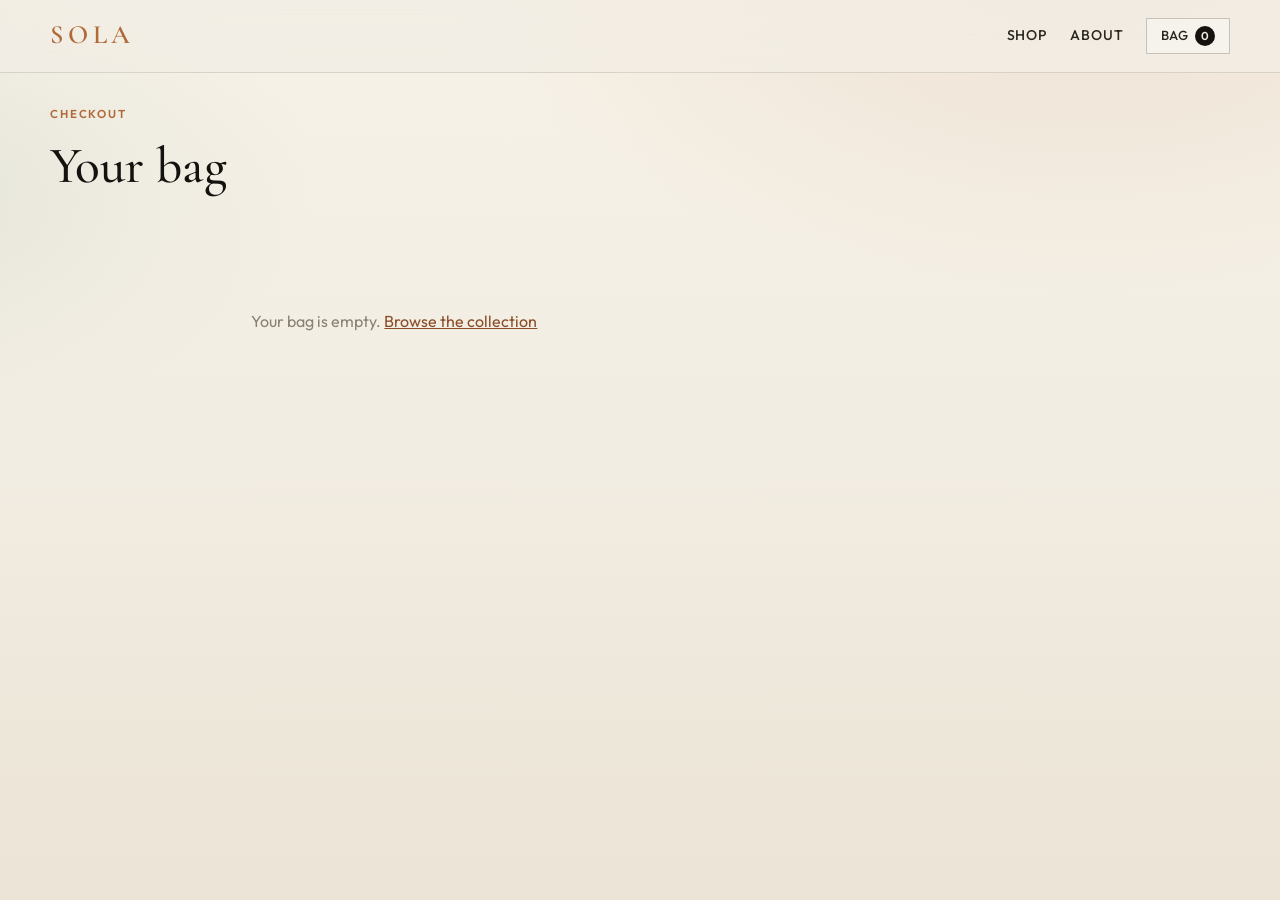
<file: store/cart.html>
<!DOCTYPE html>
<html lang="en">
  <head>
    <meta charset="UTF-8" />
    <meta name="viewport" content="width=device-width, initial-scale=1" />
    <title>Bag — SOLA</title>
    <link rel="stylesheet" href="css/styles.css" />
  </head>
  <body>
    <header class="site-header">
      <div class="wrap nav">
        <a class="brand" href="index.html"><span data-brand>SOLA</span></a>
        <nav class="nav-links">
          <a href="shop.html">Shop</a>
          <a href="index.html#about">About</a>
          <a class="cart-pill" href="cart.html">Bag <em data-cart-count>0</em></a>
        </nav>
      </div>
    </header>

    <main class="wrap">
      <div class="page-title">
        <p class="eyebrow">Checkout</p>
        <h1>Your bag</h1>
      </div>

      <div class="cart-layout">
        <div id="cart-lines" class="cart-lines"></div>

        <aside class="summary" id="cart-summary">
          <h2>Order</h2>
          <div class="summary-row"><span>Subtotal</span><span id="sum-sub">$0</span></div>
          <div class="summary-row"><span>Shipping</span><span id="sum-ship">$0</span></div>
          <div class="summary-row total"><span>Total</span><span id="sum-total">$0</span></div>
          <p class="note" id="ship-note"></p>

          <form id="checkout-form">
            <div class="form-grid">
              <label>Full name <input name="name" required autocomplete="name" /></label>
              <label>Email <input name="email" type="email" required autocomplete="email" /></label>
              <label>Phone <input name="phone" type="tel" required autocomplete="tel" /></label>
              <label>Address <input name="address" required autocomplete="street-address" /></label>
              <label>City <input name="city" required autocomplete="address-level2" /></label>
              <label>Country <input name="country" required autocomplete="country-name" /></label>
              <label>ZIP / Postal <input name="zip" required autocomplete="postal-code" /></label>
              <label>Notes <textarea name="notes" placeholder="Color preference, gift note…"></textarea></label>
            </div>
            <button class="btn btn-primary btn-block" type="submit">Place order</button>
          </form>

          <div class="success-box" id="order-success">
            <h3>Order received</h3>
            <p>
              Reference <strong data-order-id></strong>. A JSON order ticket downloaded so you can
              fulfill from each product’s real supplier URL. Add WhatsApp + payment link in
              <code>js/config.js</code> for automated handoff.
            </p>
          </div>

          <p class="note">
            Free demo checkout: no card processing until you set
            <code>paymentLink</code> (Stripe Payment Link or PayPal.me). Orders always save locally
            and download as a fulfill ticket.
          </p>
        </aside>
      </div>
    </main>

    <script src="js/config.js"></script>
    <script src="js/products.js"></script>
    <script src="js/cart.js"></script>
    <script src="js/app.js"></script>
    <script>
      document.addEventListener("DOMContentLoaded", () => {
        const n = document.getElementById("ship-note");
        if (n && window.SOLA_CONFIG) {
          n.textContent =
            window.SOLA_CONFIG.shippingNote +
            " Free shipping over $" +
            window.SOLA_CONFIG.freeShippingMin +
            ".";
        }
      });
    </script>
  </body>
</html>
</file>
<file: clothing/css/styles.css>
@import url('https://fonts.googleapis.com/css2?family=DM+Sans:wght@400;500;600;700&family=Manrope:wght@400;500;600;700;800&display=swap');
:root{--bg:#f5f3ed;--bg-soft:#eae7de;--text:#20231f;--muted:#62655b;--line:#d4d4c7;--line-strong:#a7aa98;--accent:#333d2e;--font:'DM Sans',sans-serif;--body:var(--font);--display:'Manrope',sans-serif;--max:1440px}
*{box-sizing:border-box}html{scroll-behavior:smooth;scroll-padding-top:100px}body{margin:0;background:var(--bg);color:var(--text);font-family:var(--font);font-size:17px;line-height:1.6}img{max-width:100%;display:block}a{color:inherit;text-decoration:none}button,input,select,textarea{font:inherit}button,a,input,select,summary{touch-action:manipulation}button{cursor:pointer}button:disabled{cursor:not-allowed;opacity:.6}a:hover{text-decoration:underline;text-underline-offset:5px}button:hover{filter:brightness(.94)}:focus-visible{outline:3px solid #697d48;outline-offset:5px}[hidden]{display:none!important}.wrap{width:min(var(--max),calc(100% - 112px));margin-inline:auto}.skip-link{position:fixed;z-index:100;top:-100px;left:20px;padding:12px 20px;background:var(--text);color:white}.skip-link:focus{top:12px}
.announce{background:#343d30;color:#f6f5ee;text-align:center;font-size:14px;padding:9px 20px}.announce span{margin-left:14px;color:#e2e4da}.site-header{border-bottom:1px solid var(--line);background:var(--bg)}.nav{min-height:108px;display:flex;justify-content:space-between;align-items:center;gap:30px}.brand{font-family:var(--display);font-weight:800;font-size:43px;letter-spacing:-3px;line-height:1;position:relative}.brand-dot{font-size:13px;letter-spacing:0;vertical-align:top;position:absolute;right:-13px;top:2px}.brand:hover{text-decoration:none}.nav-links{display:flex;gap:36px;align-items:center}.nav-links a{font-size:16px}.nav a[aria-current=page]{text-decoration:underline;text-underline-offset:7px}.cart-pill{display:flex;align-items:center;gap:11px;font-size:16px}.bag-count{display:grid;place-items:center;width:28px;height:28px;border:1px solid var(--line-strong);border-radius:50%;font-size:14px}
h1,h2,h3{font-family:var(--display);font-weight:500;line-height:1.1;letter-spacing:-.055em;margin:0}h1{font-size:clamp(48px,6.2vw,92px)}h2{font-size:clamp(32px,3.6vw,54px)}h3{font-size:26px;letter-spacing:-.04em}p{margin:0 0 22px}figure{margin:0}.eyebrow{text-transform:uppercase;letter-spacing:.12em;font-size:14px;font-weight:600;margin:0 0 24px;line-height:1.6}.note,.image-note{font-size:15px;color:var(--muted)}.btn{display:inline-flex;justify-content:space-between;align-items:center;gap:30px;min-height:54px;padding:16px 24px;border:1px solid var(--text);font-size:16px;font-weight:500;text-decoration:none}.btn:hover{text-decoration:none}.btn-primary{background:var(--text);color:var(--bg)}.btn-ghost{background:transparent;color:var(--text)}.btn-block{width:100%}.text-link{display:inline-block;border-bottom:1px solid currentColor;padding:6px 0;font-size:16px}.back-link{display:inline-block;margin:38px 0 12px}.edition{font-size:14px;letter-spacing:.08em;color:var(--muted)}.editorial-hero{position:relative;padding-top:64px}.hero-heading{position:relative;z-index:1;pointer-events:none}.hero-heading h1{font-size:clamp(86px,10.2vw,155px);line-height:.98;letter-spacing:-.075em}.hero-heading h1 em{font-family:Georgia,serif;font-weight:400;letter-spacing:-.06em}.hero-image{height:610px;width:62%;margin:-203px 0 0 auto;position:relative;background:#b6aba0;overflow:hidden}.hero-image img{width:100%;height:100%;object-fit:cover;object-position:center 37%}.hero-image figcaption{position:absolute;bottom:0;left:0;right:0;color:white;background:linear-gradient(transparent,rgba(0,0,0,.7));padding:50px 28px 22px;font-size:14px}.hero-bottom{display:flex;align-items:center;gap:32px;justify-content:space-between;padding:30px 0 58px}.hero-bottom p{margin:0;font-size:18px}.statement-strip{display:flex;justify-content:space-around;gap:20px;border-block:1px solid var(--line);padding:23px;font-family:var(--display);font-size:24px;letter-spacing:-.04em}.section{padding-block:92px}.section-head{display:flex;justify-content:space-between;align-items:end;gap:40px;margin-bottom:48px}.section-head>p{max-width:370px;margin:0;color:var(--muted)}.mood-grid{display:grid;grid-template-columns:1.1fr 1fr;gap:48px}.mood-card:nth-child(2){padding-top:95px}.mood-image{height:520px;background:var(--bg-soft);overflow:hidden}.mood-image img{width:100%;height:100%;object-fit:cover}.mood-card:nth-child(2) .mood-image{height:440px}.mood-card figcaption{padding:24px 0}.mood-card figcaption span{font-size:14px;text-transform:uppercase;letter-spacing:.1em}.mood-card h3{margin:12px 0;font-size:33px}.mood-card p{color:var(--muted);margin:0}.image-note{margin:16px 0 0}.collection-section{background:#e9e9df}.fit-feature{display:grid;grid-template-columns:.7fr 1.3fr;padding-block:100px;gap:40px}.large-number{font-family:var(--display);font-size:130px;letter-spacing:-.1em;line-height:1;color:#a3a895}.fit-feature p:not(.eyebrow){margin:25px 0;max-width:500px;color:var(--muted)}
.page-title{padding:68px 0 48px;border-bottom:1px solid var(--line);margin-bottom:42px}.page-title>p:not(.eyebrow){margin:24px 0 0;color:var(--muted);max-width:680px;font-size:19px}.collection-intro{display:flex;justify-content:space-between;align-items:center;margin-top:30px;gap:20px}.collection-intro p{margin:0}.grid{display:grid;grid-template-columns:repeat(4,1fr);gap:34px 24px}.empty{grid-column:1/-1;min-height:290px;display:flex;flex-direction:column;justify-content:center;align-items:center;text-align:center;padding:54px 24px;border:1px solid var(--line);width:100%}.empty-symbol{font-size:48px;font-family:Georgia,serif;line-height:1;margin-bottom:22px}.empty h2{font-size:36px;margin-bottom:16px}.empty p{max-width:480px;color:var(--muted)}.empty a{margin-top:8px}.filters{display:flex;flex-wrap:wrap;gap:10px;margin-bottom:32px}.filters:empty{display:none}.chip{padding:10px 22px;border:1px solid var(--line-strong);background:transparent;font-size:16px;min-height:44px}.chip.active{background:var(--text);color:var(--bg)}.product-media{display:block;aspect-ratio:3/4;background:var(--bg-soft);position:relative;overflow:hidden}.product-media img{width:100%;height:100%;object-fit:cover;transition:transform .4s}.product-media:hover img{transform:scale(1.025)}.badge{position:absolute;top:12px;left:12px;z-index:1;background:var(--bg);padding:5px 10px;font-size:14px}.product-meta{padding:18px 0}.product-meta h3{font-family:var(--font);font-size:17px;letter-spacing:0;line-height:1.5}.price-row{display:flex;gap:12px;margin-top:8px}.was{text-decoration:line-through;color:var(--muted)}
.pdp{display:grid;grid-template-columns:1.1fr 1fr;gap:64px;padding:24px 0 64px}.pdp-gallery{display:grid;gap:16px;align-content:start}.pdp-main{aspect-ratio:3/4;background:var(--bg-soft)}.pdp-main img{width:100%;height:100%;object-fit:cover}.pdp-thumbs{display:grid;grid-template-columns:repeat(4,1fr);gap:12px}.pdp-thumb{padding:0;aspect-ratio:1;border:1px solid var(--line);background:var(--bg-soft)}.pdp-thumb.active{outline:2px solid var(--text);outline-offset:3px}.pdp-thumb img{width:100%;height:100%;object-fit:cover}.pdp-info h1{font-size:46px;margin:20px 0}.meta-line{font-size:14px;letter-spacing:.07em;text-transform:uppercase}.lead{margin-top:24px}.fit-callout{padding:22px;background:var(--bg-soft);margin-block:24px;font-size:16px}.select-row{display:grid;grid-template-columns:1fr 1fr;gap:16px;margin-bottom:20px}.form-grid{display:grid;gap:22px;margin-top:26px}label{display:grid;gap:8px;font-size:15px}input,select,textarea{width:100%;min-width:0;padding:13px 14px;background:var(--bg);border:1px solid var(--line-strong);border-radius:0;color:var(--text);font-size:16px;min-height:50px}input:focus,select:focus{border-color:var(--text)}.size-table{border-collapse:collapse;width:100%;font-size:15px}.size-table td,.size-table th{text-align:left;border-bottom:1px solid var(--line);padding:12px 8px}.cart-layout{display:grid;grid-template-columns:1.4fr 1fr;gap:40px}.cart-layout:has(.summary[style*="none"]){grid-template-columns:1fr}.cart-line{display:grid;grid-template-columns:100px 1fr auto;gap:24px;padding:22px 0;border-bottom:1px solid var(--line)}.cart-line img{width:100px;aspect-ratio:3/4;object-fit:cover}.cart-line h3{font-size:22px}.opts{font-size:15px;color:var(--muted);margin-top:8px}.summary{background:var(--bg-soft);padding:32px;align-self:start}.summary h2{font-size:30px;margin-bottom:26px}.summary-row{display:flex;justify-content:space-between;padding:15px 0;border-bottom:1px solid var(--line)}.summary .note{margin-top:24px}.summary .text-link{margin-top:20px}.total{font-weight:600}.guide-layout{display:grid;grid-template-columns:1fr 1fr;gap:80px;align-items:start}.measurement-card,.track-box{background:#eae9df;padding:40px}.measurement-card h2,.track-box h2,.side-note h2,.care-aside h2{font-size:38px}.measurement-card>p:not(.eyebrow){margin-top:24px;color:var(--muted)}.measure-guide article{display:flex;gap:26px;border-bottom:1px solid var(--line);padding:26px 0}.measure-guide article>span{color:var(--muted);font-size:15px}.measure-guide article h3{margin-bottom:15px}.measure-guide article p{margin:0;color:var(--muted)}details{border-bottom:1px solid var(--line);padding:22px 0}summary{cursor:pointer;font-weight:500;font-size:18px;min-height:34px}details p{margin:20px 0 0;color:var(--muted)}details .text-link{margin-top:14px}.side-note,.care-aside{padding:30px 0}.side-note p:not(.eyebrow),.care-aside p:not(.eyebrow){margin-top:25px;color:var(--muted);max-width:420px}#track-result{margin-top:24px}#track-result:empty{margin:0}.timeline{list-style:none;padding:0}.timeline li{border-left:1px solid var(--line-strong);padding:16px 22px}.timeline .done{border-color:var(--accent)}
main{min-height:50vh;padding-bottom:80px}.site-footer{background:#20271f;color:#f1f0e6;overflow:hidden}.footer-top{display:flex;justify-content:space-between;gap:40px;padding-block:64px}.footer-top h2{font-size:58px}.footer-top nav{display:grid;gap:16px;align-content:center;min-width:240px}.footer-bottom{border-top:1px solid #545b4f;display:flex;justify-content:space-between;gap:20px;padding-block:26px;font-size:14px;color:#d2d5c8}.footer-wordmark{font-family:var(--display);font-size:clamp(110px,29vw,440px);font-weight:800;line-height:.83;letter-spacing:-.09em;text-align:center;padding:24px 4% 0;color:#d6dac8}
.chat-fab{position:fixed;right:24px;bottom:24px;border:1px solid #b9bbaa;border-radius:40px;background:var(--text);color:var(--bg);min-height:50px;padding:12px 23px;font-size:16px;z-index:50;box-shadow:0 4px 18px #0002}.chat-panel{position:fixed;right:24px;bottom:88px;width:min(390px,calc(100vw - 32px));max-height:70vh;background:var(--bg);border:1px solid var(--line-strong);box-shadow:0 12px 45px #0002;z-index:51;display:none;flex-direction:column}.chat-panel.open{display:flex}.chat-head{display:flex;align-items:center;justify-content:space-between;padding:18px;border-bottom:1px solid var(--line)}.chat-head button{border:0;background:transparent;font-size:28px;min-width:44px;min-height:44px}.chat-log{overflow:auto;min-height:130px;max-height:280px;padding:18px;display:grid;gap:14px}.bubble{font-size:16px;padding:13px;background:var(--bg-soft);max-width:95%;overflow-wrap:anywhere}.bubble.user{background:var(--accent);color:white;justify-self:end}.chat-quick{padding:12px 18px;display:flex;gap:8px;flex-wrap:wrap}.chat-quick button{font-size:14px;padding:10px;border:1px solid var(--line-strong);background:transparent;min-height:44px}.chat-input{display:flex;padding:14px;gap:8px;border-top:1px solid var(--line)}.chat-input button{background:var(--text);color:white;border:0;padding:10px;font-size:16px}.toast{position:fixed;bottom:28px;left:24px;padding:15px 24px;background:var(--text);color:white;z-index:55;opacity:0;pointer-events:none;max-width:calc(100vw - 130px)}.toast.show{opacity:1}
@media(min-width:1500px){.hero-image{height:670px}.hero-heading h1{font-size:160px}}
@media(max-width:1000px){.wrap{width:calc(100% - 64px)}.nav-links{gap:22px}.hero-image{width:67%;height:510px;margin-top:-150px}.hero-heading h1{font-size:110px}.hero-bottom .edition{display:none}.mood-grid{gap:28px}.mood-image{height:430px}.mood-card:nth-child(2) .mood-image{height:360px}.guide-layout{gap:36px}.measurement-card,.track-box{padding:28px}.grid{grid-template-columns:repeat(3,1fr)}.pdp{gap:32px}.section-head>p{max-width:300px}}
@media(max-width:700px){body{font-size:16px}.wrap{width:calc(100% - 36px)}.announce{font-size:14px;padding:8px 14px}.announce span{display:none}.nav{min-height:110px;gap:18px;flex-wrap:wrap;padding:22px 0 15px}.brand{font-size:36px}.nav-links{order:3;width:100%;justify-content:space-between;gap:12px}.nav-links a{font-size:14px;min-height:34px;display:flex;align-items:center}.cart-pill{margin-left:auto}.editorial-hero{padding-top:36px}.hero-heading .eyebrow{font-size:14px;letter-spacing:.07em;margin-bottom:20px}.hero-heading h1{font-size:clamp(70px,16vw,105px)}.hero-image{width:100%;height:470px;margin-top:28px}.hero-image figcaption{padding:42px 20px 18px}.hero-bottom{display:block;padding:24px 0 38px}.hero-bottom p{font-size:17px;margin-bottom:24px}.hero-bottom .btn{width:100%}.statement-strip{font-size:17px;gap:12px;padding:18px 10px}.section{padding-block:52px}.section-head{display:block;margin-bottom:30px}.section-head>p{margin-top:24px;max-width:100%}.section-head .text-link{margin-top:24px}.mood-grid{grid-template-columns:1fr;gap:30px}.mood-card:nth-child(2){padding-top:0}.mood-image,.mood-card:nth-child(2) .mood-image{height:430px}.mood-card figcaption{padding:20px 0}.mood-card h3{font-size:29px}.image-note{font-size:14px}.fit-feature{grid-template-columns:1fr;padding-block:52px;gap:24px}.large-number{font-size:78px}.fit-feature h2{font-size:33px}.page-title{padding:40px 0 28px;margin-bottom:28px}.page-title h1{font-size:52px}.page-title>p:not(.eyebrow){font-size:17px}.collection-intro{align-items:start;flex-direction:column;gap:12px}.empty{min-height:310px;padding:36px 22px}.empty h2{font-size:30px}.grid{grid-template-columns:repeat(2,minmax(0,1fr));gap:22px 14px}.product-meta h3{font-size:16px}.pdp,.cart-layout,.guide-layout{grid-template-columns:1fr;gap:32px}.pdp-info h1{font-size:36px}.cart-line{grid-template-columns:75px 1fr;gap:16px}.cart-line img{width:75px}.line-total{grid-column:2}.measurement-card,.track-box,.summary{padding:24px}.measurement-card h2,.track-box h2,.side-note h2,.care-aside h2{font-size:32px}.select-row{gap:12px}.side-note,.care-aside{padding:10px 0}.footer-top{flex-direction:column;padding-block:42px}.footer-top h2{font-size:46px}.footer-bottom{flex-direction:column;gap:12px;font-size:14px}.footer-wordmark{padding-top:16px}.chat-fab{bottom:16px;right:16px}.chat-panel{right:16px;bottom:80px}.chat-input input{font-size:16px}main{padding-bottom:52px}.eyebrow{margin-bottom:18px}}
@media(prefers-reduced-motion:reduce){html{scroll-behavior:auto}*{transition:none!important}}
</file>
<file: store/css/styles.css>
@import url("https://fonts.googleapis.com/css2?family=Cormorant+Garamond:ital,wght@0,500;0,600;0,700;1,500&family=Outfit:wght@300;400;500;600&display=swap");

:root {
  --ink: #14120f;
  --ink-soft: #2a261f;
  --paper: #f3eee4;
  --paper-2: #e8e0d0;
  --stone: #8a8172;
  --copper: #b06a3a;
  --copper-deep: #8a4d28;
  --line: rgba(20, 18, 15, 0.12);
  --line-strong: rgba(20, 18, 15, 0.22);
  --ok: #2f6b4f;
  --shadow: 0 24px 60px rgba(20, 18, 15, 0.12);
  --radius: 2px;
  --max: 1180px;
  --font-display: "Cormorant Garamond", Georgia, serif;
  --font-body: "Outfit", system-ui, sans-serif;
}

*,
*::before,
*::after {
  box-sizing: border-box;
}

html {
  scroll-behavior: smooth;
}

body {
  margin: 0;
  font-family: var(--font-body);
  font-weight: 400;
  color: var(--ink);
  background:
    radial-gradient(1200px 700px at 85% -10%, rgba(176, 106, 58, 0.14), transparent 55%),
    radial-gradient(900px 500px at -10% 20%, rgba(47, 107, 79, 0.08), transparent 50%),
    linear-gradient(180deg, #f7f2e8 0%, var(--paper) 40%, #ebe4d6 100%);
  min-height: 100vh;
  line-height: 1.5;
}

img {
  max-width: 100%;
  display: block;
}

a {
  color: inherit;
  text-decoration: none;
}

.wrap {
  width: min(var(--max), calc(100% - 2.5rem));
  margin-inline: auto;
}

/* —— Nav —— */
.site-header {
  position: sticky;
  top: 0;
  z-index: 40;
  backdrop-filter: blur(14px);
  background: rgba(243, 238, 228, 0.78);
  border-bottom: 1px solid var(--line);
}

.nav {
  display: flex;
  align-items: center;
  justify-content: space-between;
  padding: 1rem 0;
  gap: 1rem;
}

.brand {
  font-family: var(--font-display);
  font-size: 1.65rem;
  font-weight: 600;
  letter-spacing: 0.18em;
  text-transform: uppercase;
}

.brand span {
  color: var(--copper);
}

.nav-links {
  display: flex;
  gap: 1.4rem;
  align-items: center;
  font-size: 0.88rem;
  letter-spacing: 0.06em;
  text-transform: uppercase;
  font-weight: 500;
  color: var(--ink-soft);
}

.nav-links a:hover {
  color: var(--copper-deep);
}

.cart-pill {
  display: inline-flex;
  align-items: center;
  gap: 0.45rem;
  border: 1px solid var(--line-strong);
  padding: 0.45rem 0.85rem;
  font-size: 0.82rem;
  letter-spacing: 0.04em;
  background: rgba(255, 255, 255, 0.35);
}

.cart-pill em {
  font-style: normal;
  background: var(--ink);
  color: var(--paper);
  min-width: 1.25rem;
  height: 1.25rem;
  border-radius: 999px;
  display: grid;
  place-items: center;
  font-size: 0.72rem;
  font-weight: 600;
}

/* —— Buttons —— */
.btn {
  display: inline-flex;
  align-items: center;
  justify-content: center;
  gap: 0.5rem;
  border: none;
  cursor: pointer;
  font-family: var(--font-body);
  font-weight: 500;
  font-size: 0.9rem;
  letter-spacing: 0.06em;
  text-transform: uppercase;
  padding: 0.95rem 1.4rem;
  transition: transform 0.2s ease, background 0.2s ease, color 0.2s ease;
}

.btn:active {
  transform: scale(0.98);
}

.btn-primary {
  background: var(--ink);
  color: var(--paper);
}

.btn-primary:hover {
  background: var(--copper-deep);
}

.btn-ghost {
  background: transparent;
  border: 1px solid var(--line-strong);
  color: var(--ink);
}

.btn-ghost:hover {
  border-color: var(--ink);
}

.btn-block {
  width: 100%;
}

/* —— Hero —— */
.hero {
  position: relative;
  min-height: min(92vh, 820px);
  display: grid;
  align-items: end;
  overflow: hidden;
  margin-bottom: 4rem;
}

.hero-media {
  position: absolute;
  inset: 0;
  background:
    linear-gradient(180deg, rgba(20, 18, 15, 0.15) 0%, rgba(20, 18, 15, 0.55) 100%),
    url("https://images.unsplash.com/photo-1618221195710-dd6b41faaea6?w=1600&q=80")
      center / cover no-repeat;
  animation: heroIn 1.4s ease both;
}

@keyframes heroIn {
  from {
    transform: scale(1.06);
    opacity: 0.7;
  }
  to {
    transform: scale(1);
    opacity: 1;
  }
}

.hero-content {
  position: relative;
  z-index: 1;
  color: #f7f2e8;
  padding: 0 0 4.5rem;
  max-width: 640px;
  animation: rise 0.9s 0.2s ease both;
}

@keyframes rise {
  from {
    opacity: 0;
    transform: translateY(18px);
  }
  to {
    opacity: 1;
    transform: translateY(0);
  }
}

.hero h1 {
  font-family: var(--font-display);
  font-weight: 500;
  font-size: clamp(2.8rem, 7vw, 4.6rem);
  line-height: 0.95;
  margin: 0 0 1rem;
  letter-spacing: -0.02em;
}

.hero p {
  margin: 0 0 1.6rem;
  font-weight: 300;
  font-size: 1.05rem;
  max-width: 34ch;
  color: rgba(247, 242, 232, 0.88);
}

.hero-actions {
  display: flex;
  flex-wrap: wrap;
  gap: 0.75rem;
}

.hero .btn-primary {
  background: var(--paper);
  color: var(--ink);
}

.hero .btn-primary:hover {
  background: #fff;
}

.hero .btn-ghost {
  border-color: rgba(247, 242, 232, 0.45);
  color: #f7f2e8;
}

/* —— Sections —— */
.section {
  padding: 1rem 0 4.5rem;
}

.section-head {
  display: flex;
  justify-content: space-between;
  align-items: end;
  gap: 1rem;
  margin-bottom: 1.75rem;
}

.section-head h2 {
  font-family: var(--font-display);
  font-size: clamp(2rem, 4vw, 2.75rem);
  font-weight: 500;
  margin: 0;
  line-height: 1.05;
}

.section-head p {
  margin: 0;
  color: var(--stone);
  max-width: 36ch;
  font-size: 0.95rem;
}

.eyebrow {
  font-size: 0.72rem;
  letter-spacing: 0.16em;
  text-transform: uppercase;
  color: var(--copper);
  font-weight: 600;
  margin: 0 0 0.4rem;
}

/* —— Product grid —— */
.grid {
  display: grid;
  grid-template-columns: repeat(auto-fill, minmax(250px, 1fr));
  gap: 1.5rem 1.25rem;
}

.product {
  display: flex;
  flex-direction: column;
  gap: 0.85rem;
  group: product;
}

.product-media {
  position: relative;
  aspect-ratio: 4 / 5;
  overflow: hidden;
  background: var(--paper-2);
}

.product-media img {
  width: 100%;
  height: 100%;
  object-fit: cover;
  transition: transform 0.7s cubic-bezier(0.22, 1, 0.36, 1);
}

.product:hover .product-media img {
  transform: scale(1.04);
}

.badge {
  position: absolute;
  top: 0.75rem;
  left: 0.75rem;
  background: rgba(243, 238, 228, 0.92);
  color: var(--ink);
  font-size: 0.68rem;
  letter-spacing: 0.08em;
  text-transform: uppercase;
  padding: 0.35rem 0.55rem;
  font-weight: 600;
}

.product-meta h3 {
  font-family: var(--font-display);
  font-size: 1.35rem;
  font-weight: 600;
  margin: 0 0 0.2rem;
}

.product-meta .short {
  color: var(--stone);
  font-size: 0.9rem;
  margin: 0 0 0.55rem;
}

.price-row {
  display: flex;
  align-items: baseline;
  gap: 0.5rem;
  font-size: 0.95rem;
}

.price-row .now {
  font-weight: 600;
}

.price-row .was {
  color: var(--stone);
  text-decoration: line-through;
  font-size: 0.85rem;
}

.product-actions {
  display: flex;
  gap: 0.5rem;
  margin-top: 0.25rem;
}

.product-actions .btn {
  padding: 0.7rem 0.9rem;
  font-size: 0.78rem;
  flex: 1;
}

/* —— Story strip —— */
.promise {
  border-block: 1px solid var(--line);
  padding: 2.5rem 0;
  margin: 1rem 0 3rem;
}

.promise-grid {
  display: grid;
  grid-template-columns: repeat(3, 1fr);
  gap: 2rem;
}

.promise-grid h3 {
  font-family: var(--font-display);
  font-size: 1.35rem;
  margin: 0 0 0.4rem;
  font-weight: 600;
}

.promise-grid p {
  margin: 0;
  color: var(--stone);
  font-size: 0.92rem;
}

/* —— Product detail —— */
.pdp {
  display: grid;
  grid-template-columns: 1.1fr 0.9fr;
  gap: 3rem;
  padding: 2.5rem 0 4rem;
  align-items: start;
}

.pdp-gallery {
  display: grid;
  gap: 0.75rem;
}

.pdp-main {
  aspect-ratio: 4 / 5;
  overflow: hidden;
  background: var(--paper-2);
}

.pdp-main img {
  width: 100%;
  height: 100%;
  object-fit: cover;
}

.pdp-info .category {
  font-size: 0.72rem;
  letter-spacing: 0.14em;
  text-transform: uppercase;
  color: var(--copper);
  font-weight: 600;
}

.pdp-info h1 {
  font-family: var(--font-display);
  font-size: clamp(2.2rem, 4vw, 3.2rem);
  font-weight: 500;
  margin: 0.4rem 0 0.6rem;
  line-height: 1.05;
}

.pdp-info .lead {
  color: var(--stone);
  margin: 0 0 1.25rem;
}

.pdp-info ul {
  margin: 1.25rem 0 1.75rem;
  padding-left: 1.1rem;
  color: var(--ink-soft);
}

.pdp-info li {
  margin-bottom: 0.4rem;
}

.qty-row {
  display: flex;
  align-items: center;
  gap: 0.75rem;
  margin-bottom: 1rem;
}

.qty-row label {
  font-size: 0.8rem;
  letter-spacing: 0.08em;
  text-transform: uppercase;
  color: var(--stone);
}

.qty-row input {
  width: 4rem;
  padding: 0.55rem;
  border: 1px solid var(--line-strong);
  background: rgba(255, 255, 255, 0.5);
  font-family: var(--font-body);
  font-size: 1rem;
  text-align: center;
}

/* —— Cart —— */
.cart-layout {
  display: grid;
  grid-template-columns: 1.2fr 0.8fr;
  gap: 2rem;
  padding: 2rem 0 4rem;
  align-items: start;
}

.cart-lines {
  display: grid;
  gap: 1rem;
}

.cart-line {
  display: grid;
  grid-template-columns: 92px 1fr auto;
  gap: 1rem;
  padding-bottom: 1rem;
  border-bottom: 1px solid var(--line);
  align-items: center;
}

.cart-line img {
  width: 92px;
  height: 110px;
  object-fit: cover;
  background: var(--paper-2);
}

.cart-line h3 {
  font-family: var(--font-display);
  margin: 0 0 0.25rem;
  font-size: 1.25rem;
}

.cart-line .controls {
  display: flex;
  gap: 0.5rem;
  align-items: center;
  margin-top: 0.5rem;
}

.cart-line input {
  width: 3.2rem;
  padding: 0.35rem;
  border: 1px solid var(--line-strong);
  background: transparent;
  text-align: center;
  font-family: var(--font-body);
}

.line-total {
  font-weight: 600;
  white-space: nowrap;
}

.summary {
  border: 1px solid var(--line-strong);
  padding: 1.5rem;
  background: rgba(255, 255, 255, 0.35);
  box-shadow: var(--shadow);
  position: sticky;
  top: 5rem;
}

.summary h2 {
  font-family: var(--font-display);
  margin: 0 0 1rem;
  font-size: 1.75rem;
}

.summary-row {
  display: flex;
  justify-content: space-between;
  margin-bottom: 0.55rem;
  font-size: 0.95rem;
}

.summary-row.total {
  font-weight: 600;
  font-size: 1.1rem;
  margin-top: 0.75rem;
  padding-top: 0.75rem;
  border-top: 1px solid var(--line);
}

.summary .note {
  font-size: 0.82rem;
  color: var(--stone);
  margin: 1rem 0;
}

.form-grid {
  display: grid;
  gap: 0.75rem;
  margin: 1rem 0;
}

.form-grid label {
  display: grid;
  gap: 0.3rem;
  font-size: 0.78rem;
  letter-spacing: 0.06em;
  text-transform: uppercase;
  color: var(--stone);
  font-weight: 500;
}

.form-grid input,
.form-grid textarea,
.form-grid select {
  font-family: var(--font-body);
  font-size: 0.95rem;
  padding: 0.7rem 0.75rem;
  border: 1px solid var(--line-strong);
  background: rgba(255, 255, 255, 0.55);
  color: var(--ink);
  text-transform: none;
  letter-spacing: 0;
}

.form-grid textarea {
  min-height: 80px;
  resize: vertical;
}

.empty {
  text-align: center;
  padding: 4rem 1rem;
  color: var(--stone);
}

.toast {
  position: fixed;
  bottom: 1.25rem;
  left: 50%;
  transform: translateX(-50%) translateY(120%);
  background: var(--ink);
  color: var(--paper);
  padding: 0.75rem 1.1rem;
  font-size: 0.85rem;
  letter-spacing: 0.04em;
  z-index: 100;
  transition: transform 0.35s ease;
  pointer-events: none;
}

.toast.show {
  transform: translateX(-50%) translateY(0);
}

.page-title {
  padding: 2rem 0 0.5rem;
}

.page-title h1 {
  font-family: var(--font-display);
  font-size: clamp(2.2rem, 5vw, 3.2rem);
  font-weight: 500;
  margin: 0;
}

.filter-row {
  display: flex;
  flex-wrap: wrap;
  gap: 0.5rem;
  margin: 1.25rem 0 1.75rem;
}

.chip {
  border: 1px solid var(--line-strong);
  background: transparent;
  font-family: var(--font-body);
  font-size: 0.78rem;
  letter-spacing: 0.06em;
  text-transform: uppercase;
  padding: 0.45rem 0.8rem;
  cursor: pointer;
  color: var(--ink-soft);
}

.chip.active,
.chip:hover {
  background: var(--ink);
  color: var(--paper);
  border-color: var(--ink);
}

.site-footer {
  border-top: 1px solid var(--line);
  padding: 2.5rem 0 3rem;
  margin-top: 2rem;
  color: var(--stone);
  font-size: 0.88rem;
}

.site-footer .brand {
  font-size: 1.2rem;
  color: var(--ink);
  margin-bottom: 0.5rem;
  display: inline-block;
}

.footer-grid {
  display: grid;
  grid-template-columns: 1.4fr 1fr 1fr;
  gap: 2rem;
}

.footer-grid h4 {
  margin: 0 0 0.6rem;
  font-size: 0.72rem;
  letter-spacing: 0.12em;
  text-transform: uppercase;
  color: var(--ink);
}

.footer-grid a {
  display: block;
  margin-bottom: 0.35rem;
  color: var(--stone);
}

.footer-grid a:hover {
  color: var(--copper-deep);
}

.success-box {
  border: 1px solid var(--ok);
  background: rgba(47, 107, 79, 0.08);
  padding: 1.25rem;
  margin-top: 1rem;
  display: none;
}

.success-box.show {
  display: block;
}

.success-box h3 {
  font-family: var(--font-display);
  margin: 0 0 0.5rem;
  color: var(--ok);
}

@media (max-width: 860px) {
  .promise-grid,
  .pdp,
  .cart-layout,
  .footer-grid {
    grid-template-columns: 1fr;
  }

  .nav-links a:not(.cart-pill) {
    display: none;
  }

  .hero {
    min-height: 78vh;
  }

  .cart-line {
    grid-template-columns: 72px 1fr;
  }

  .line-total {
    grid-column: 2;
  }
}
</file>
